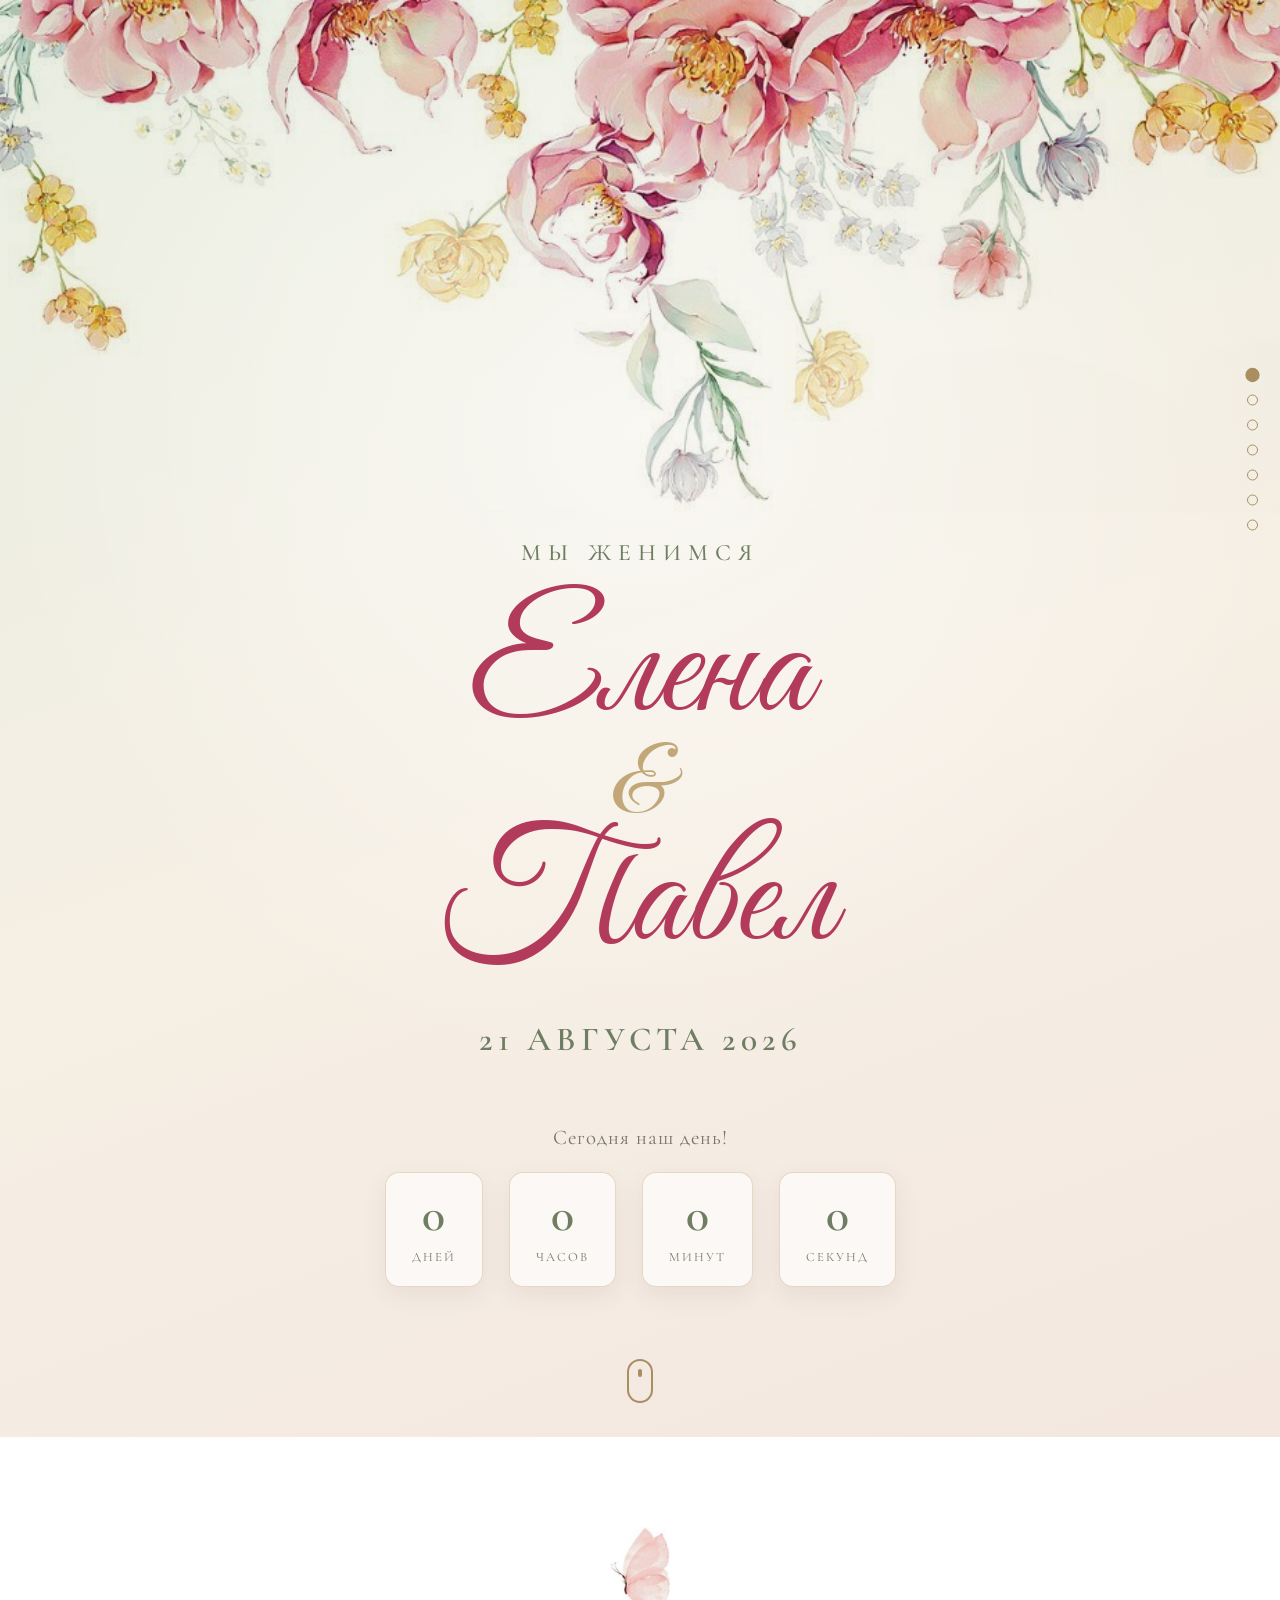
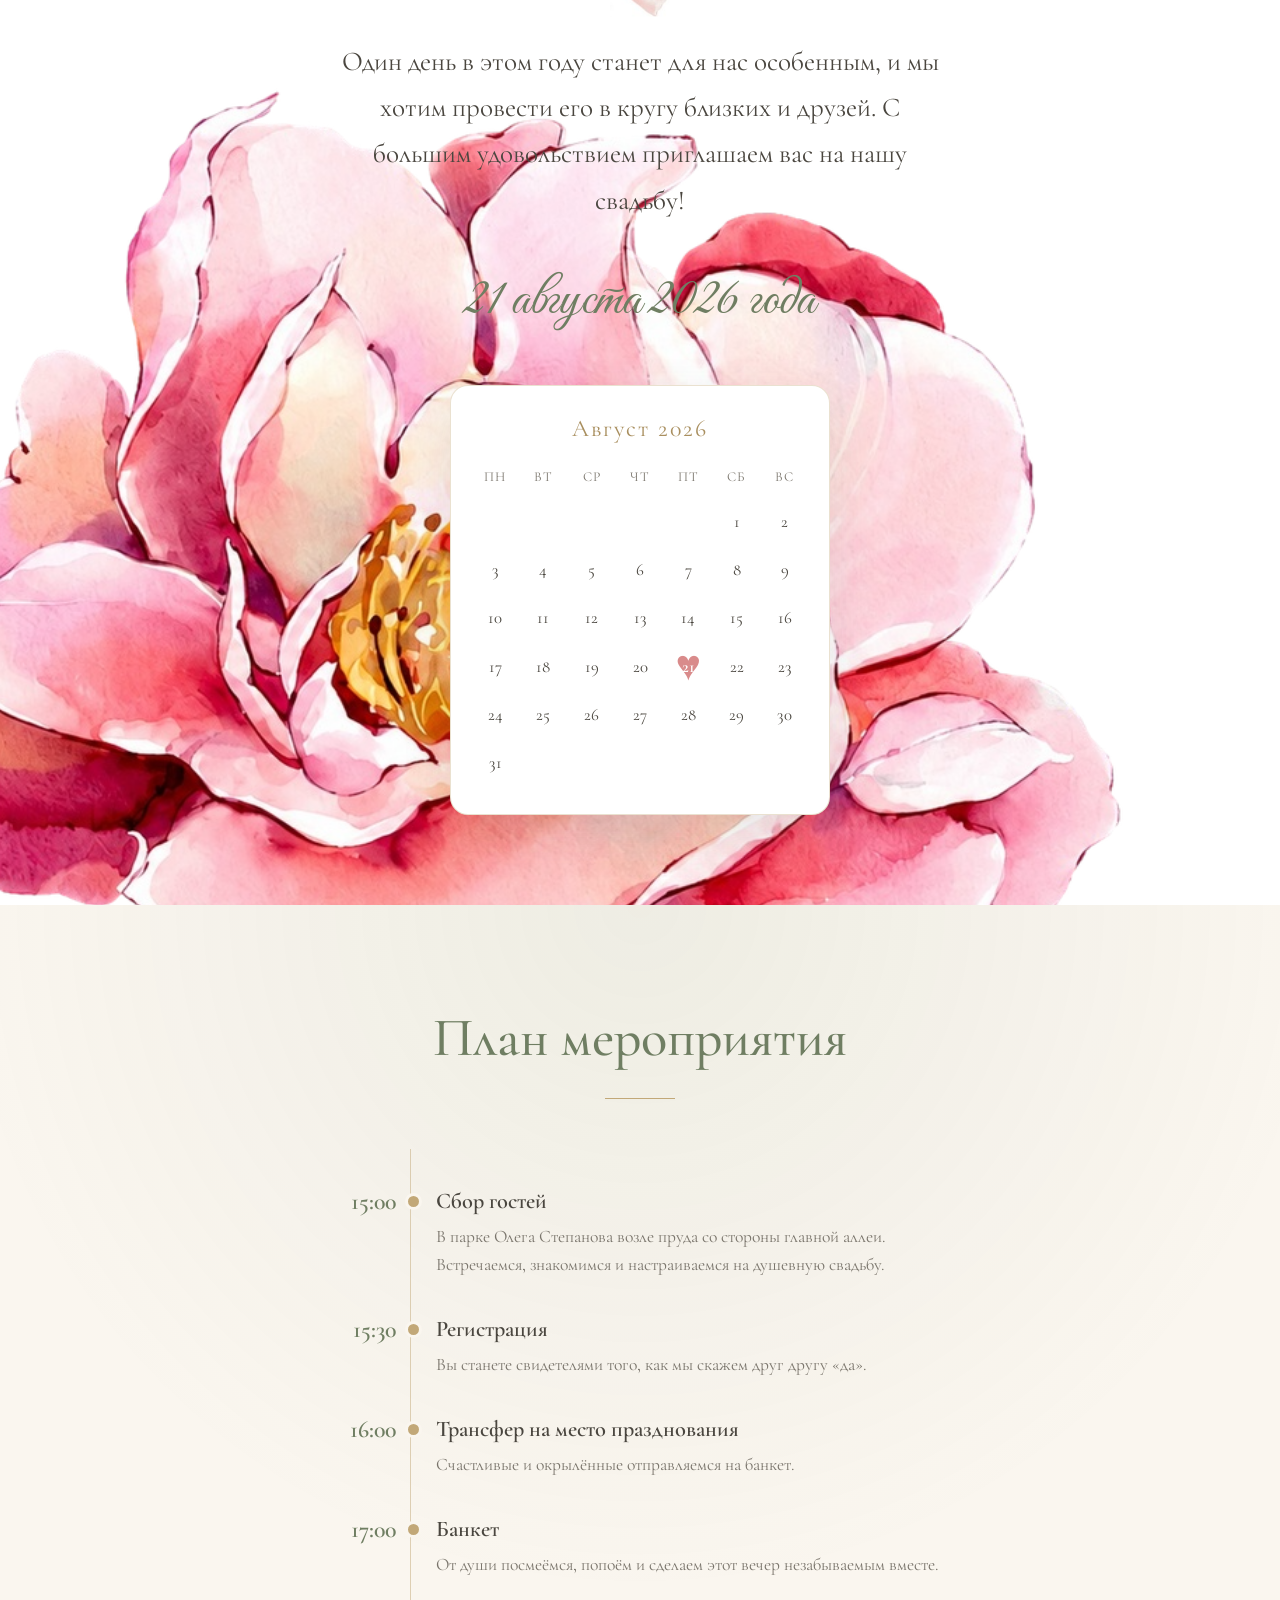
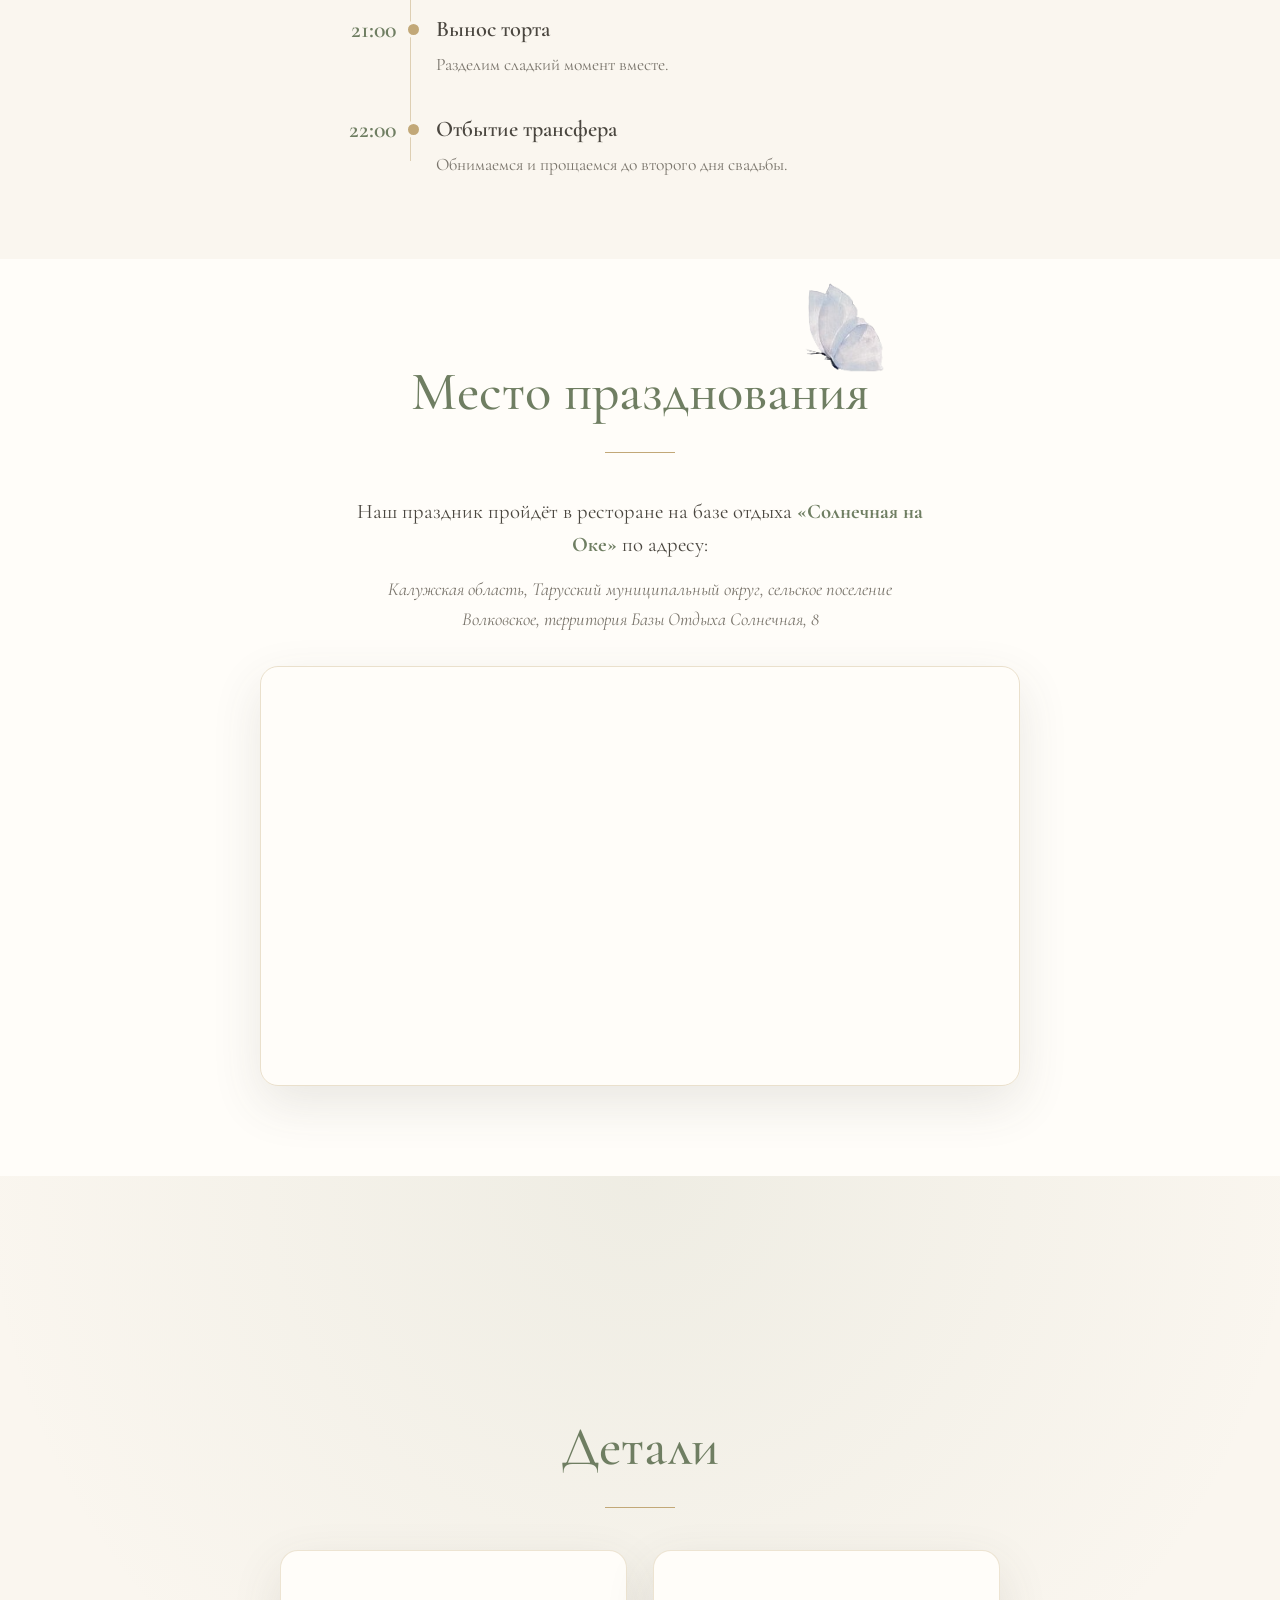
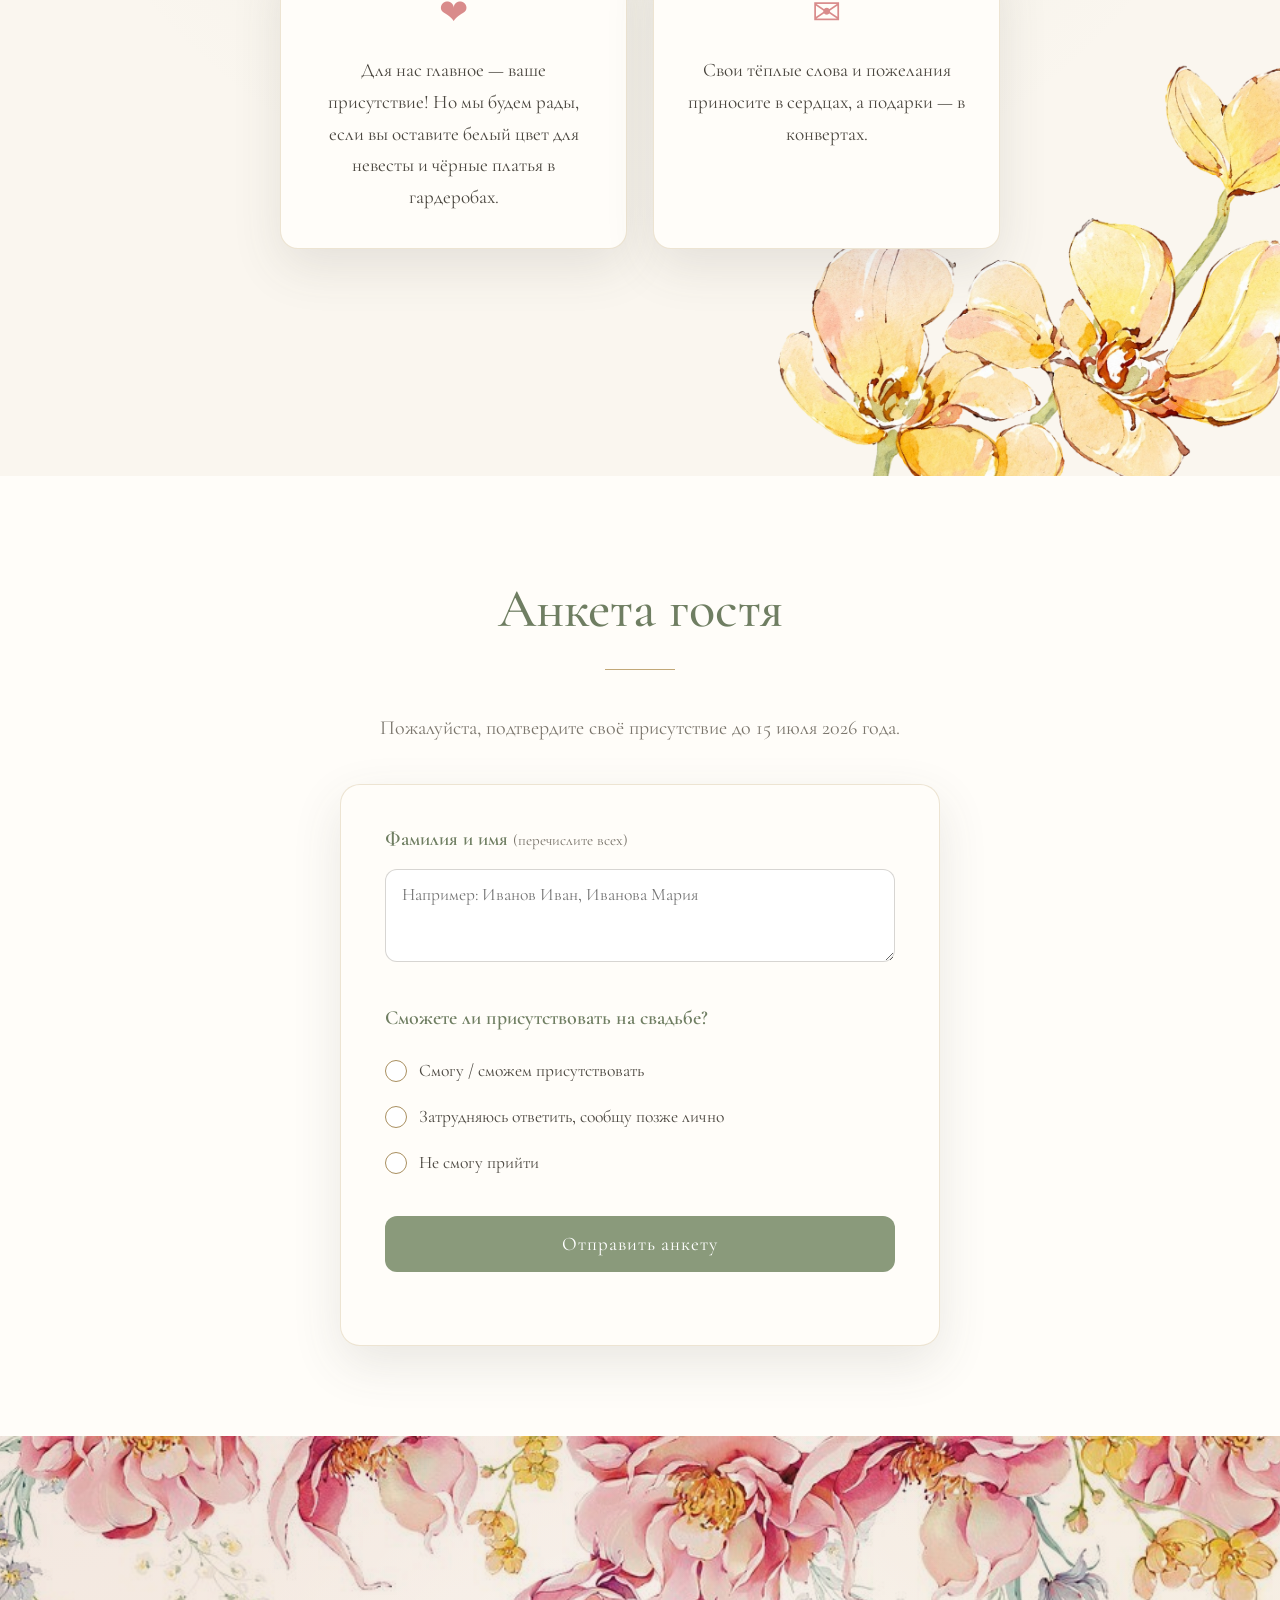
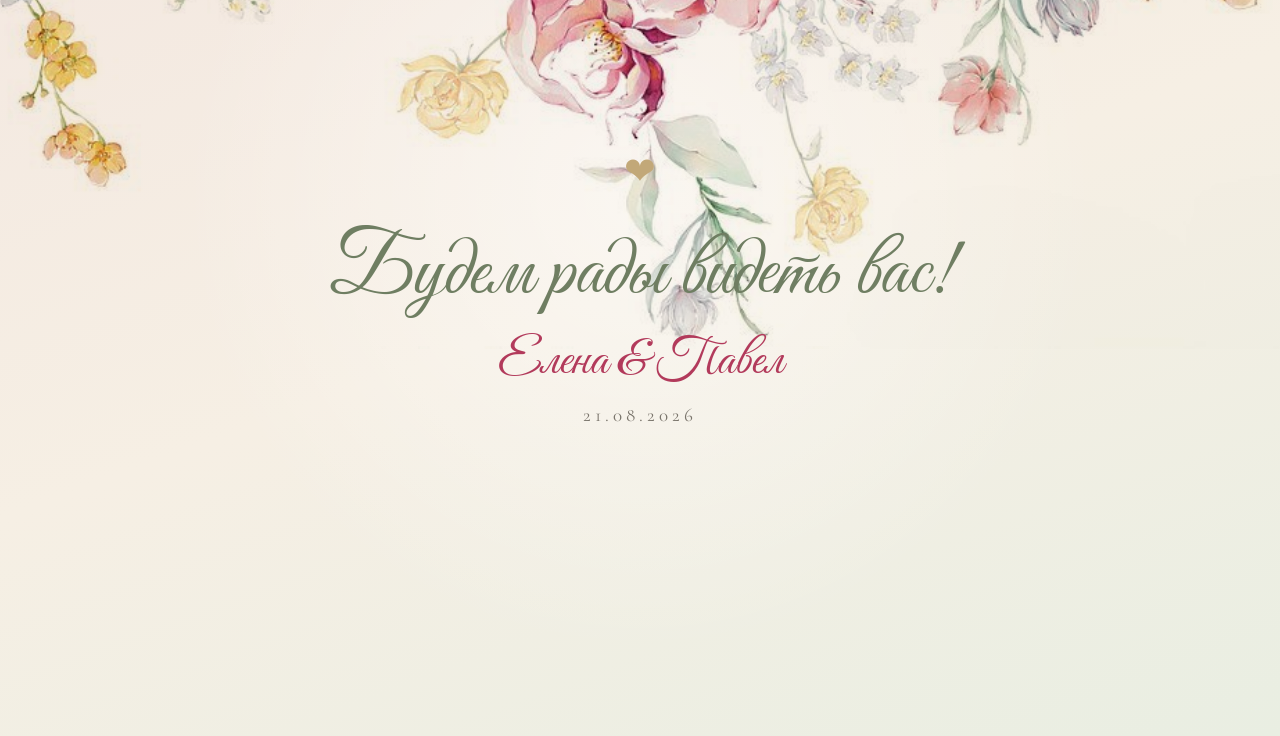
<file: index.html>
<!DOCTYPE html>
<html lang="ru">
<head>
  <meta charset="UTF-8" />
  <meta name="viewport" content="width=device-width, initial-scale=1.0" />
  <title>Елена &amp; Павел — Приглашение на свадьбу</title>
  <meta name="description" content="Приглашение на свадьбу Елены и Павла — 21 августа 2026 года" />
  <link rel="preconnect" href="https://fonts.googleapis.com" />
  <link rel="preconnect" href="https://fonts.gstatic.com" crossorigin />
  <link href="https://fonts.googleapis.com/css2?family=Cormorant+Garamond:ital,wght@0,400;0,500;0,600;1,400&family=Great+Vibes&display=swap" rel="stylesheet" />
  <link rel="stylesheet" href="styles.css?v=2" />
</head>
<body>

  <!-- Навигация-точки -->
  <nav class="dots" aria-label="Навигация по разделам">
    <a href="#hero" class="dot" data-label="Начало"></a>
    <a href="#invite" class="dot" data-label="Приглашение"></a>
    <a href="#plan" class="dot" data-label="План"></a>
    <a href="#place" class="dot" data-label="Место"></a>
    <a href="#details" class="dot" data-label="Детали"></a>
    <a href="#rsvp" class="dot" data-label="Анкета"></a>
    <a href="#final" class="dot" data-label="Финал"></a>
  </nav>

  <!-- 1. ГЛАВНЫЙ ЭКРАН -->
  <section id="hero" class="section section--hero">
    <!-- Гирлянда из пионов и цветов, свисающая сверху -->
    <img class="deco deco--garland deco--blend" src="images/top-flowers.jpg" alt="" aria-hidden="true" />
    <div class="hero__inner reveal">
      <p class="hero__eyebrow">Мы женимся</p>
      <h1 class="names">
        <span>Елена</span>
        <span class="amp">&amp;</span>
        <span>Павел</span>
      </h1>
      <p class="hero__date">21 августа 2026</p>

      <p class="countdown__title">До свадьбы осталось</p>
      <div class="countdown" id="countdown" aria-live="polite">
        <div class="countdown__cell"><span class="countdown__num" id="cd-days">0</span><span class="countdown__lbl" id="cd-days-lbl">дней</span></div>
        <div class="countdown__cell"><span class="countdown__num" id="cd-hours">0</span><span class="countdown__lbl" id="cd-hours-lbl">часов</span></div>
        <div class="countdown__cell"><span class="countdown__num" id="cd-mins">0</span><span class="countdown__lbl" id="cd-mins-lbl">минут</span></div>
        <div class="countdown__cell"><span class="countdown__num" id="cd-secs">0</span><span class="countdown__lbl" id="cd-secs-lbl">секунд</span></div>
      </div>
    </div>
    <a href="#invite" class="scroll-hint" aria-label="Листайте вниз">
      <span></span>
    </a>
  </section>

  <!-- 2. ПРИГЛАШЕНИЕ -->
  <section id="invite" class="section section--light">
    <img class="deco deco--peony-bl" src="images/peony-big.png" alt="" aria-hidden="true" />
    <div class="container reveal">
      <img class="invite__butterfly deco--blend" src="images/butterfly-pink.jpg" alt="" aria-hidden="true" />
      <p class="invite__text">
        Один день в этом году станет для нас особенным, и мы хотим провести его
        в кругу близких и друзей. С большим удовольствием приглашаем вас
        на нашу свадьбу!
      </p>
      <p class="invite__date">21 августа 2026 года</p>

      <!-- Календарь -->
      <div class="calendar" id="calendar" aria-label="Календарь августа 2026 года">
        <div class="calendar__month">Август 2026</div>
        <div class="calendar__weekdays">
          <span>Пн</span><span>Вт</span><span>Ср</span><span>Чт</span><span>Пт</span><span>Сб</span><span>Вс</span>
        </div>
        <div class="calendar__grid" id="calendar-grid"></div>
      </div>
    </div>
  </section>

  <!-- 3. ПЛАН МЕРОПРИЯТИЯ -->
  <section id="plan" class="section section--accent">
    <div class="container reveal">
      <h2 class="section__title">План мероприятия</h2>
      <div class="timeline">
        <div class="timeline__item reveal">
          <div class="timeline__time">15:00</div>
          <div class="timeline__body">
            <h3>Сбор гостей</h3>
            <p>В парке Олега Степанова возле пруда со стороны главной аллеи.
              Встречаемся, знакомимся и настраиваемся на душевную свадьбу.</p>
          </div>
        </div>
        <div class="timeline__item reveal">
          <div class="timeline__time">15:30</div>
          <div class="timeline__body">
            <h3>Регистрация</h3>
            <p>Вы станете свидетелями того, как мы скажем друг другу «да».</p>
          </div>
        </div>
        <div class="timeline__item reveal">
          <div class="timeline__time">16:00</div>
          <div class="timeline__body">
            <h3>Трансфер на место празднования</h3>
            <p>Счастливые и окрылённые отправляемся на банкет.</p>
          </div>
        </div>
        <div class="timeline__item reveal">
          <div class="timeline__time">17:00</div>
          <div class="timeline__body">
            <h3>Банкет</h3>
            <p>От души посмеёмся, попоём и сделаем этот вечер незабываемым вместе.</p>
          </div>
        </div>
        <div class="timeline__item reveal">
          <div class="timeline__time">21:00</div>
          <div class="timeline__body">
            <h3>Вынос торта</h3>
            <p>Разделим сладкий момент вместе.</p>
          </div>
        </div>
        <div class="timeline__item reveal">
          <div class="timeline__time">22:00</div>
          <div class="timeline__body">
            <h3>Отбытие трансфера</h3>
            <p>Обнимаемся и прощаемся до второго дня свадьбы.</p>
          </div>
        </div>
      </div>
    </div>
  </section>

  <!-- 4. МЕСТО ПРАЗДНОВАНИЯ -->
  <section id="place" class="section section--light">
    <div class="container reveal">
      <h2 class="section__title">Место праздновани<span class="title-perch">я<img class="butterfly-on-letter" src="images/butterfly-blue2.png" alt="" aria-hidden="true" /></span></h2>
      <p class="place__text">
        Наш праздник пройдёт в ресторане на базе отдыха
        <strong>«Солнечная на Оке»</strong> по адресу:
      </p>
      <p class="place__address">
        Калужская область, Тарусский муниципальный округ,
        сельское поселение Волковское, территория Базы Отдыха Солнечная, 8
      </p>
      <div class="map">
        <iframe
          src="https://yandex.ru/map-widget/v1/?text=%D0%9A%D0%B0%D0%BB%D1%83%D0%B6%D1%81%D0%BA%D0%B0%D1%8F%20%D0%BE%D0%B1%D0%BB%D0%B0%D1%81%D1%82%D1%8C%2C%20%D0%A2%D0%B0%D1%80%D1%83%D1%81%D1%81%D0%BA%D0%B8%D0%B9%20%D1%80%D0%B0%D0%B9%D0%BE%D0%BD%2C%20%D0%B1%D0%B0%D0%B7%D0%B0%20%D0%BE%D1%82%D0%B4%D1%8B%D1%85%D0%B0%20%D0%A1%D0%BE%D0%BB%D0%BD%D0%B5%D1%87%D0%BD%D0%B0%D1%8F%20%D0%BD%D0%B0%20%D0%9E%D0%BA%D0%B5&z=14"
          width="100%" height="100%" frameborder="0" allowfullscreen
          title="Карта проезда к базе отдыха Солнечная на Оке"
          loading="lazy"></iframe>
      </div>
    </div>
  </section>

  <!-- 5. ДЕТАЛИ -->
  <section id="details" class="section section--accent">
    <!-- жёлтые цветы в нижнем-правом углу -->
    <img class="deco deco--peony-br" src="images/yellow-flowers.png" alt="" aria-hidden="true" />
    <div class="container reveal">
      <h2 class="section__title">Детали</h2>
      <div class="details__cards">
        <div class="detail-card">
          <div class="detail-card__icon">&#10084;</div>
          <p>Для нас главное — ваше присутствие! Но мы будем рады, если вы
            оставите белый цвет для невесты и чёрные платья в гардеробах.</p>
        </div>
        <div class="detail-card">
          <div class="detail-card__icon">&#9993;</div>
          <p>Свои тёплые слова и пожелания приносите в сердцах, а подарки —
            в конвертах.</p>
        </div>
      </div>
    </div>
  </section>

  <!-- 6. АНКЕТА ГОСТЯ -->
  <section id="rsvp" class="section section--light">
    <div class="container reveal">
      <h2 class="section__title">Анкета гостя</h2>
      <p class="rsvp__lead">
        Пожалуйста, подтвердите своё присутствие до 15 июля 2026 года.
      </p>

      <form class="rsvp-form" id="rsvp-form"
            action="https://formsubmit.co/zeferina@mail.ru" method="POST">
        <!-- Настройки FormSubmit -->
        <input type="hidden" name="_subject" value="Новый ответ на анкету свадьбы Елены и Павла" />
        <input type="hidden" name="_template" value="table" />
        <input type="hidden" name="_captcha" value="false" />
        <input type="hidden" name="_next" value="https://svadba-elena-pavel.ru/thanks.html" />

        <!-- Вопрос 1 -->
        <div class="field">
          <label class="field__label" for="guests">Фамилия и имя <span class="muted">(перечислите всех)</span></label>
          <textarea id="guests" name="Гости (ФИО)" rows="3" required
            placeholder="Например: Иванов Иван, Иванова Мария"></textarea>
        </div>

        <!-- Вопрос 2 -->
        <fieldset class="field">
          <legend class="field__label">Сможете ли присутствовать на свадьбе?</legend>
          <label class="opt"><input type="radio" name="Присутствие" value="Смогу/сможем присутствовать" required /><span>Смогу / сможем присутствовать</span></label>
          <label class="opt"><input type="radio" name="Присутствие" value="Затрудняюсь ответить, сообщу позже лично" /><span>Затрудняюсь ответить, сообщу позже лично</span></label>
          <label class="opt"><input type="radio" name="Присутствие" value="Не смогу прийти" /><span>Не смогу прийти</span></label>
        </fieldset>

        <!-- Вопросы 3-4 показываются только тем, кто придёт -->
        <div id="attendee-only" hidden>
        <!-- Вопрос 3 -->
        <fieldset class="field">
          <legend class="field__label">Уточните ваши предпочтения в алкоголе <span class="muted">(выберите 1 или несколько вариантов)</span></legend>
          <div class="opts-grid">
            <label class="opt"><input type="checkbox" name="Напитки[]" value="Шампанское" /><span>Шампанское</span></label>
            <label class="opt"><input type="checkbox" name="Напитки[]" value="Белое вино сухое" /><span>Белое вино сухое</span></label>
            <label class="opt"><input type="checkbox" name="Напитки[]" value="Белое вино полусладкое" /><span>Белое вино полусладкое</span></label>
            <label class="opt"><input type="checkbox" name="Напитки[]" value="Белое вино сладкое" /><span>Белое вино сладкое</span></label>
            <label class="opt"><input type="checkbox" name="Напитки[]" value="Красное вино сухое" /><span>Красное вино сухое</span></label>
            <label class="opt"><input type="checkbox" name="Напитки[]" value="Красное вино полусладкое" /><span>Красное вино полусладкое</span></label>
            <label class="opt"><input type="checkbox" name="Напитки[]" value="Красное вино сладкое" /><span>Красное вино сладкое</span></label>
            <label class="opt"><input type="checkbox" name="Напитки[]" value="Коньяк" /><span>Коньяк</span></label>
            <label class="opt"><input type="checkbox" name="Напитки[]" value="Водка" /><span>Водка</span></label>
            <label class="opt"><input type="checkbox" name="Напитки[]" value="Безалкогольные напитки" /><span>Безалкогольные напитки</span></label>
          </div>
        </fieldset>

        <!-- Вопрос 4 -->
        <fieldset class="field">
          <legend class="field__label">Понадобится ли вам трансфер?</legend>
          <label class="opt"><input type="radio" name="Трансфер" value="Да, едем на трансфере" /><span>Да, едем на трансфере</span></label>
          <label class="opt"><input type="radio" name="Трансфер" value="Нет, планируем быть за рулём своего авто" /><span>Нет, планируем быть за рулём своего авто</span></label>
        </fieldset>
        </div>

        <button type="submit" class="btn">Отправить анкету</button>
        <p class="form-note" id="form-note"></p>
      </form>
    </div>
  </section>

  <!-- 7. ФИНАЛ -->
  <section id="final" class="section section--hero section--final">
    <img class="deco deco--garland deco--blend" src="images/top-flowers.jpg" alt="" aria-hidden="true" />
    <div class="hero__inner reveal">
      <div class="ornament ornament--light">&#10084;</div>
      <h2 class="final__title">Будем рады видеть вас!</h2>
      <p class="final__sign">Елена &amp; Павел</p>
      <p class="final__date">21.08.2026</p>
    </div>
  </section>

  <script src="script.js?v=5"></script>
</body>
</html>
</file>
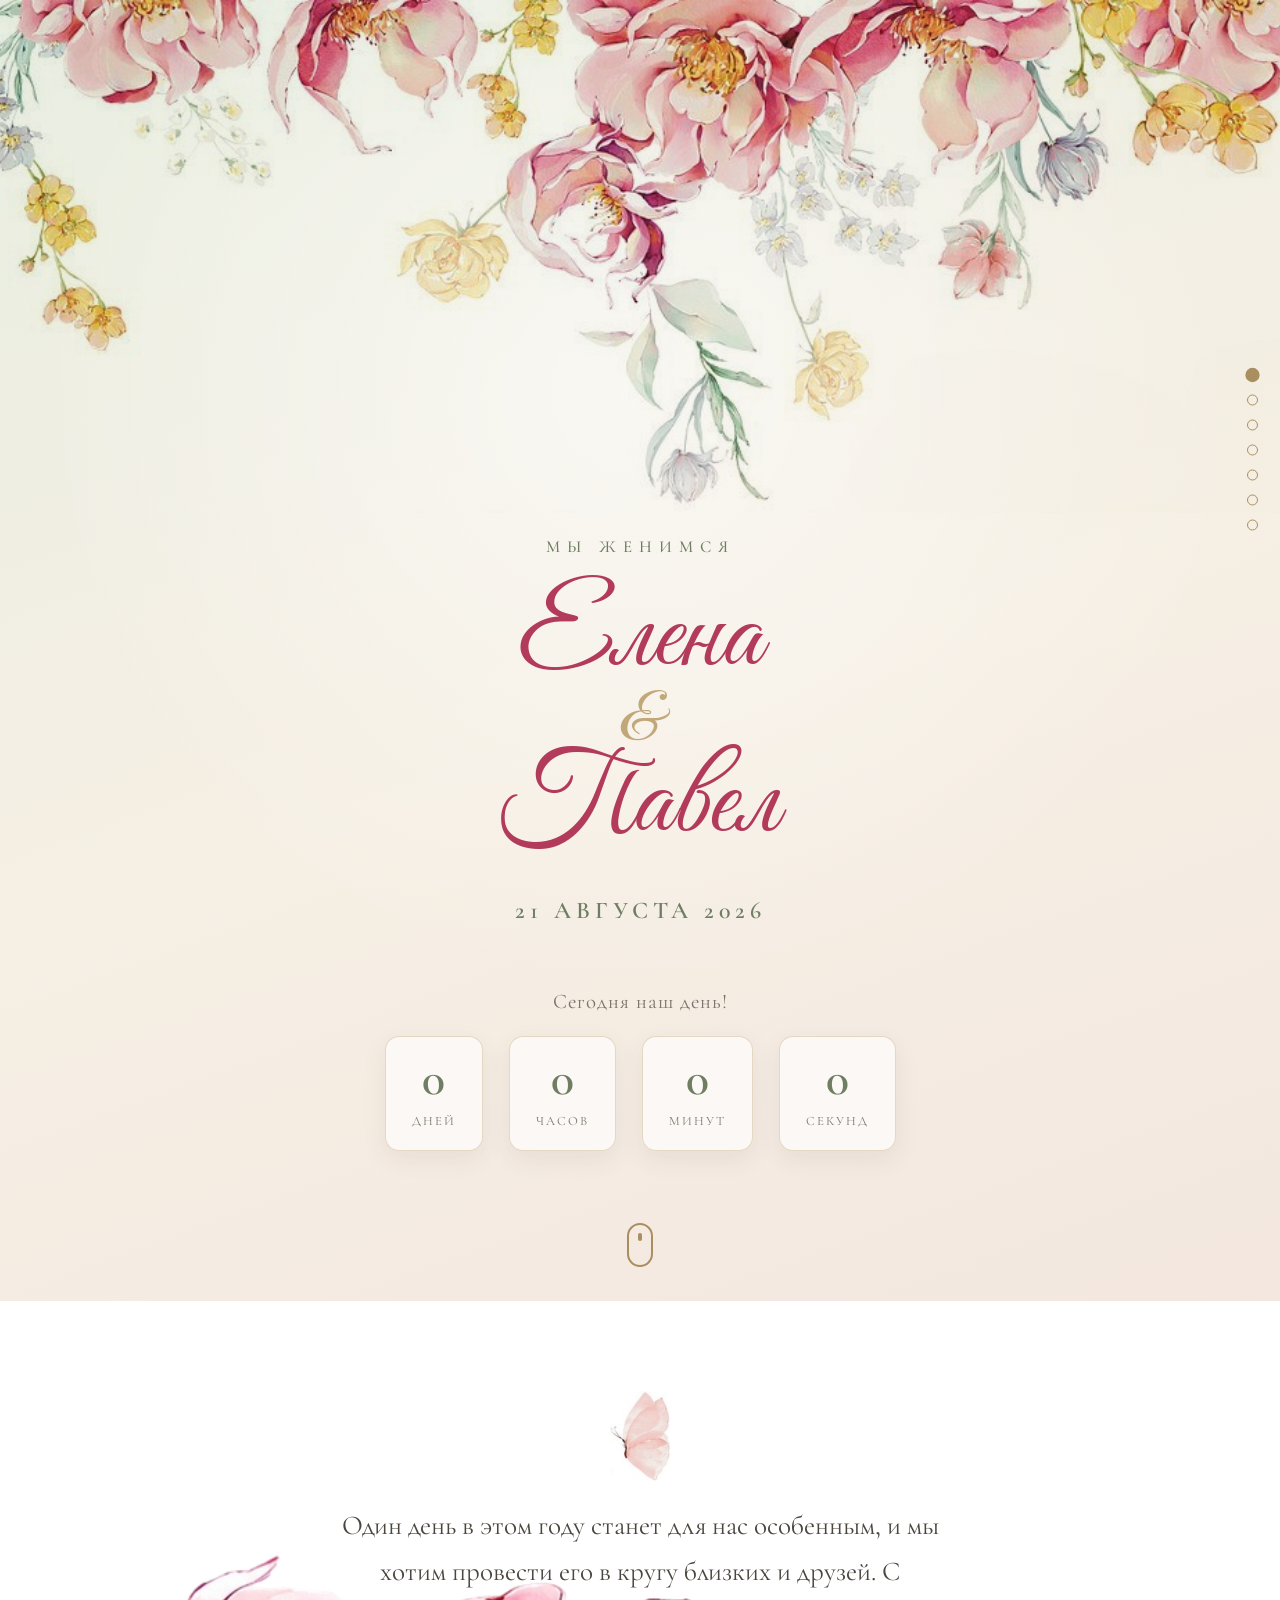
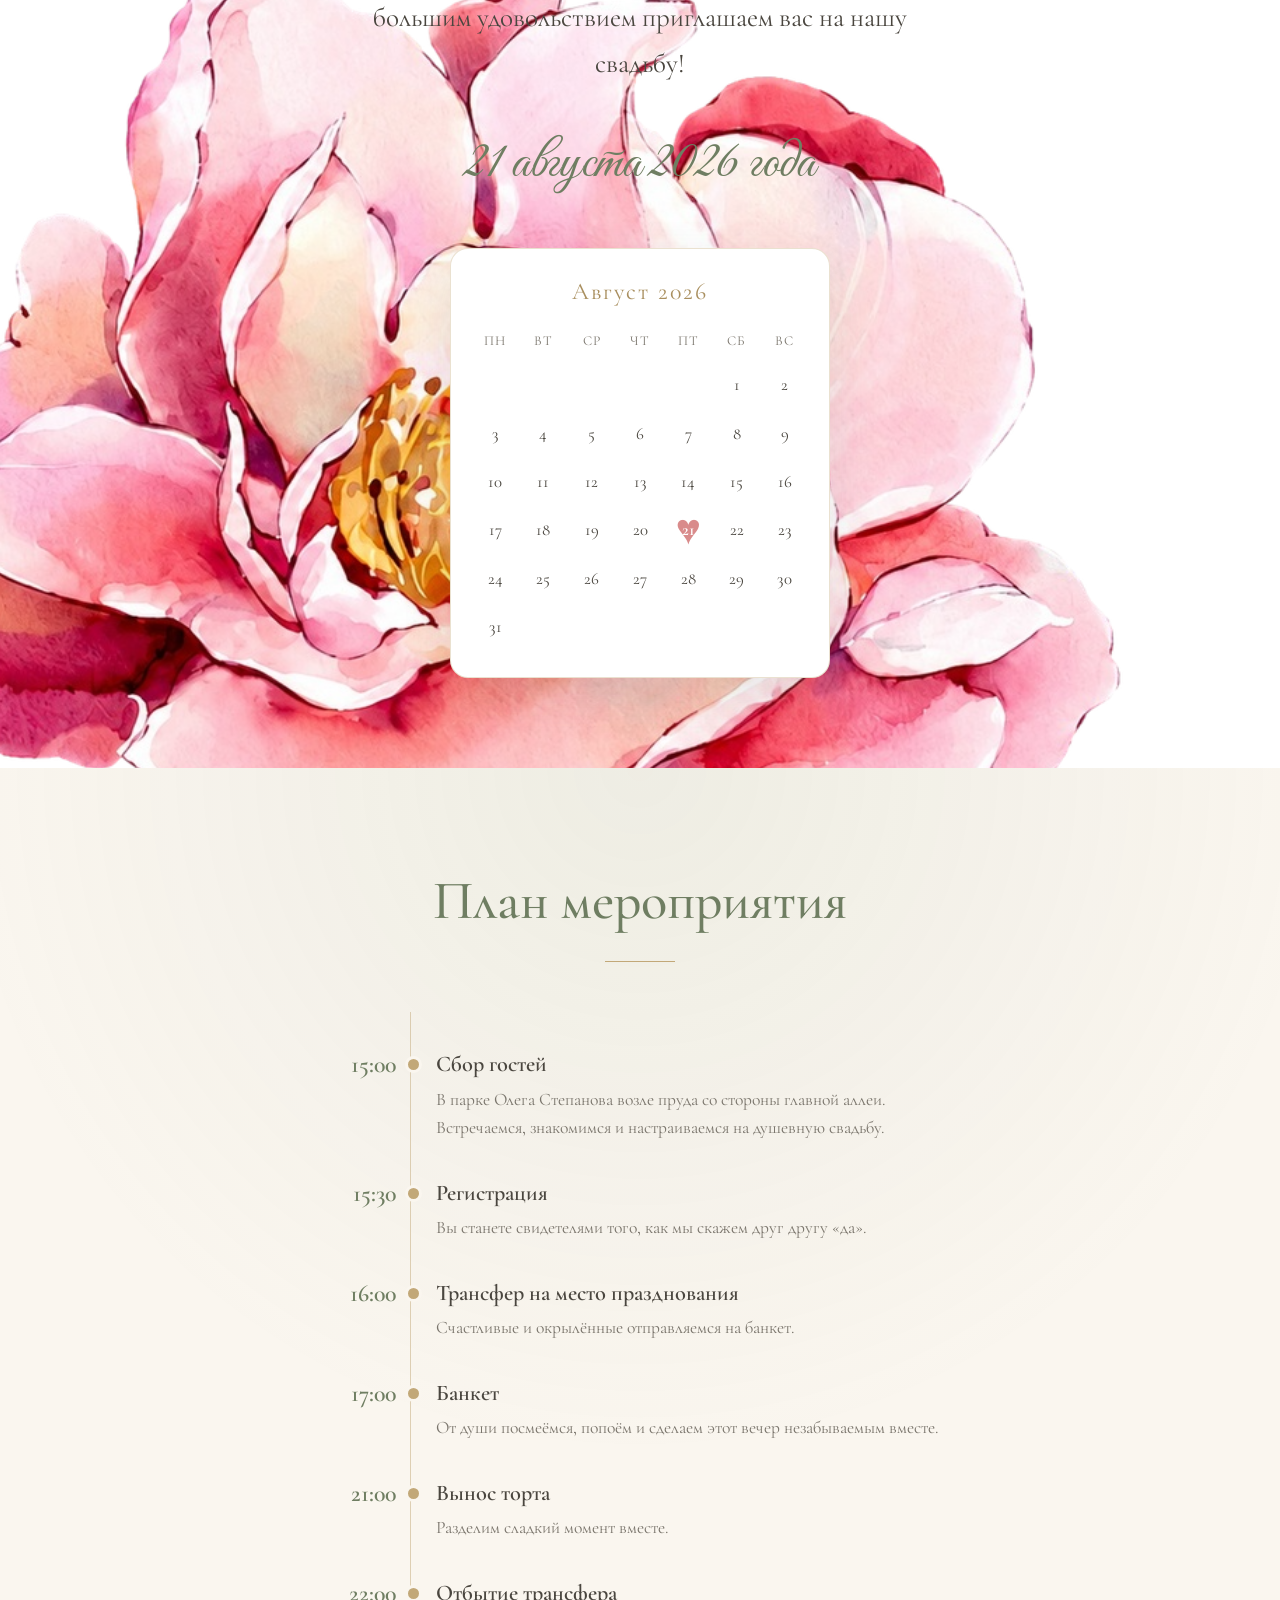
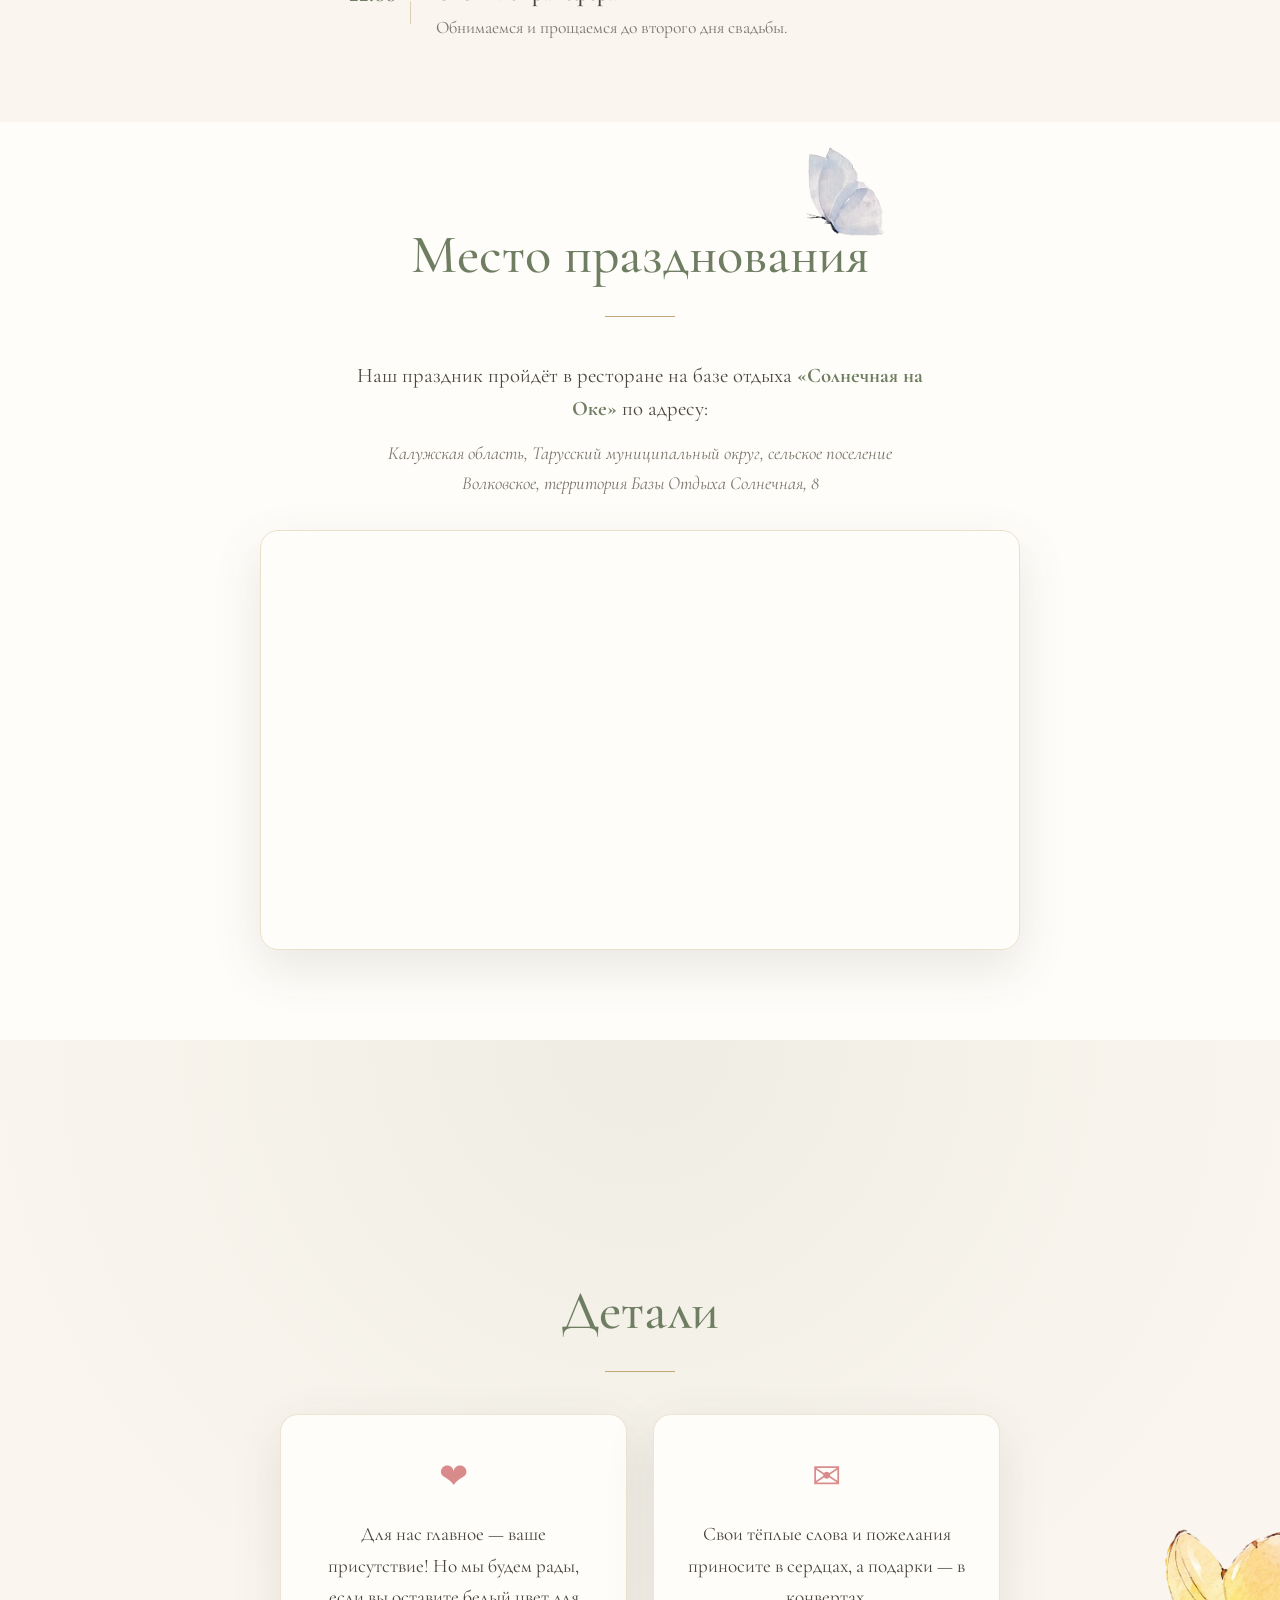
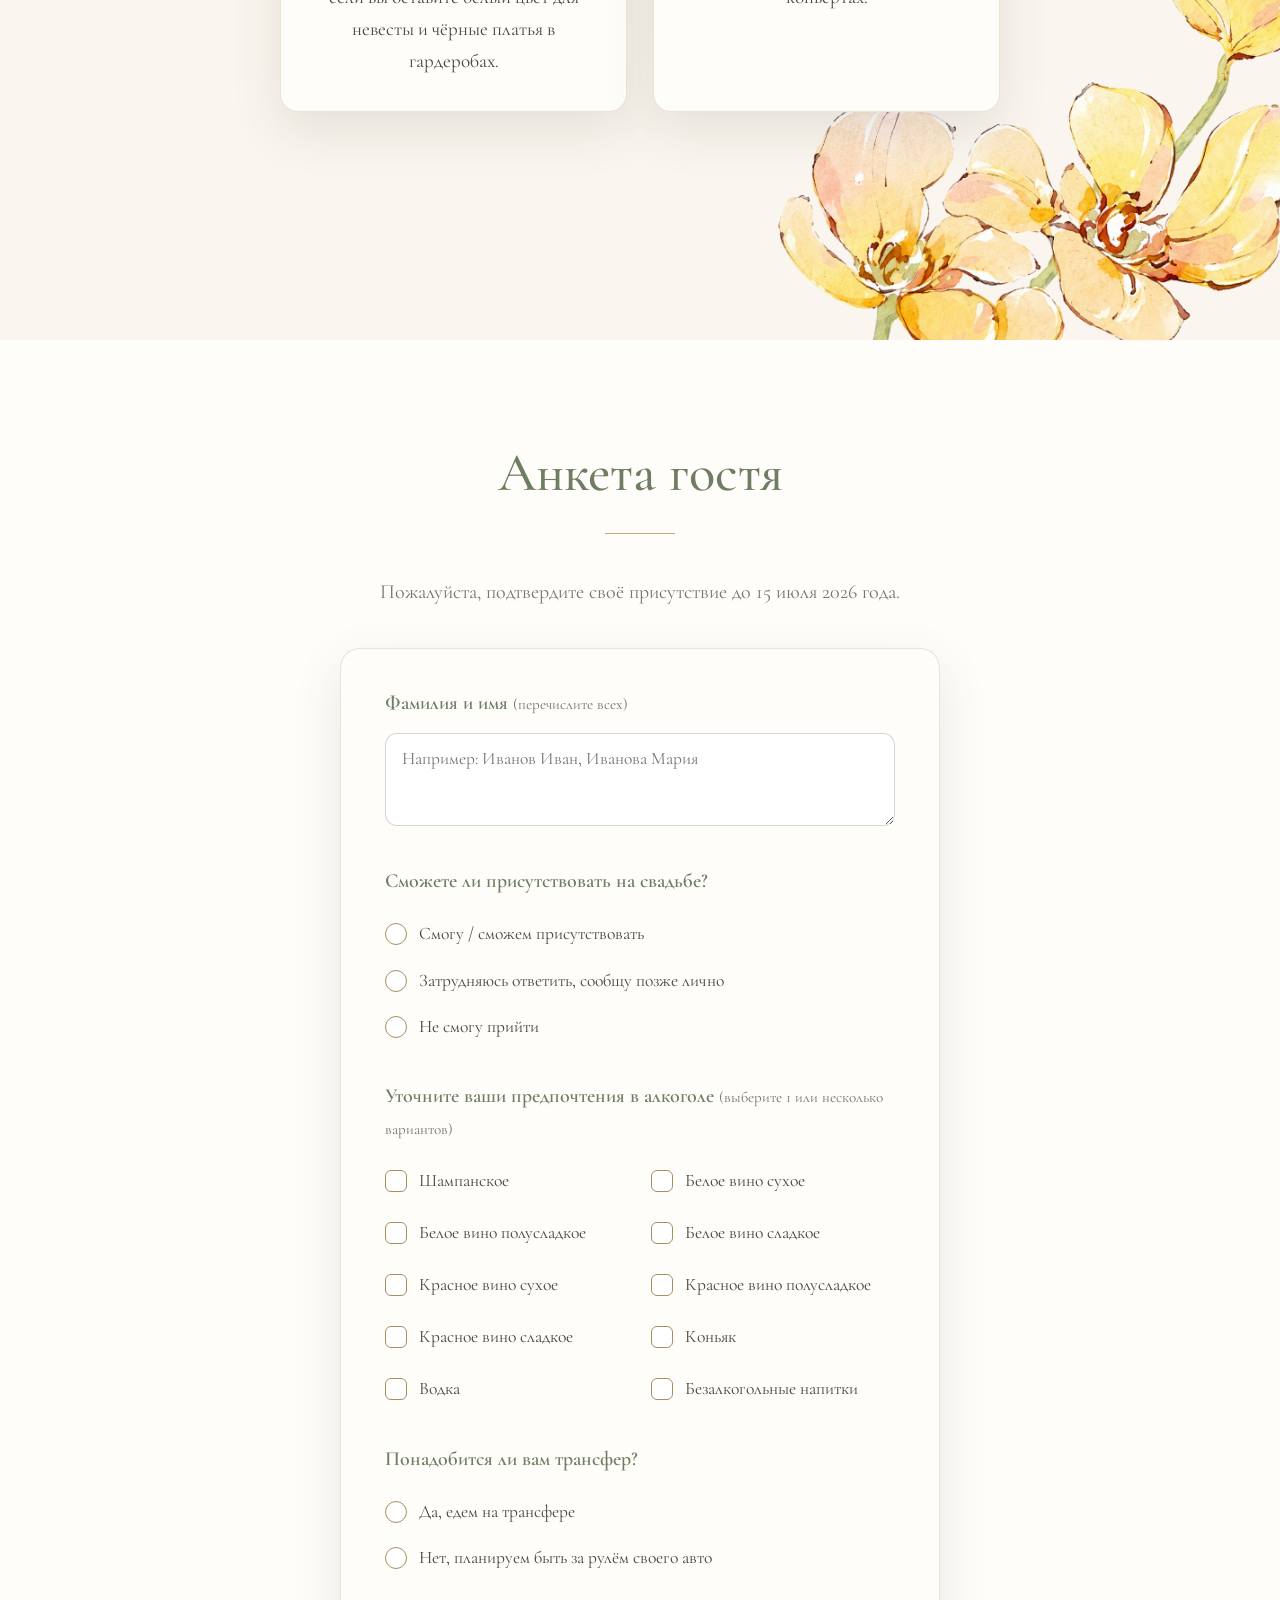
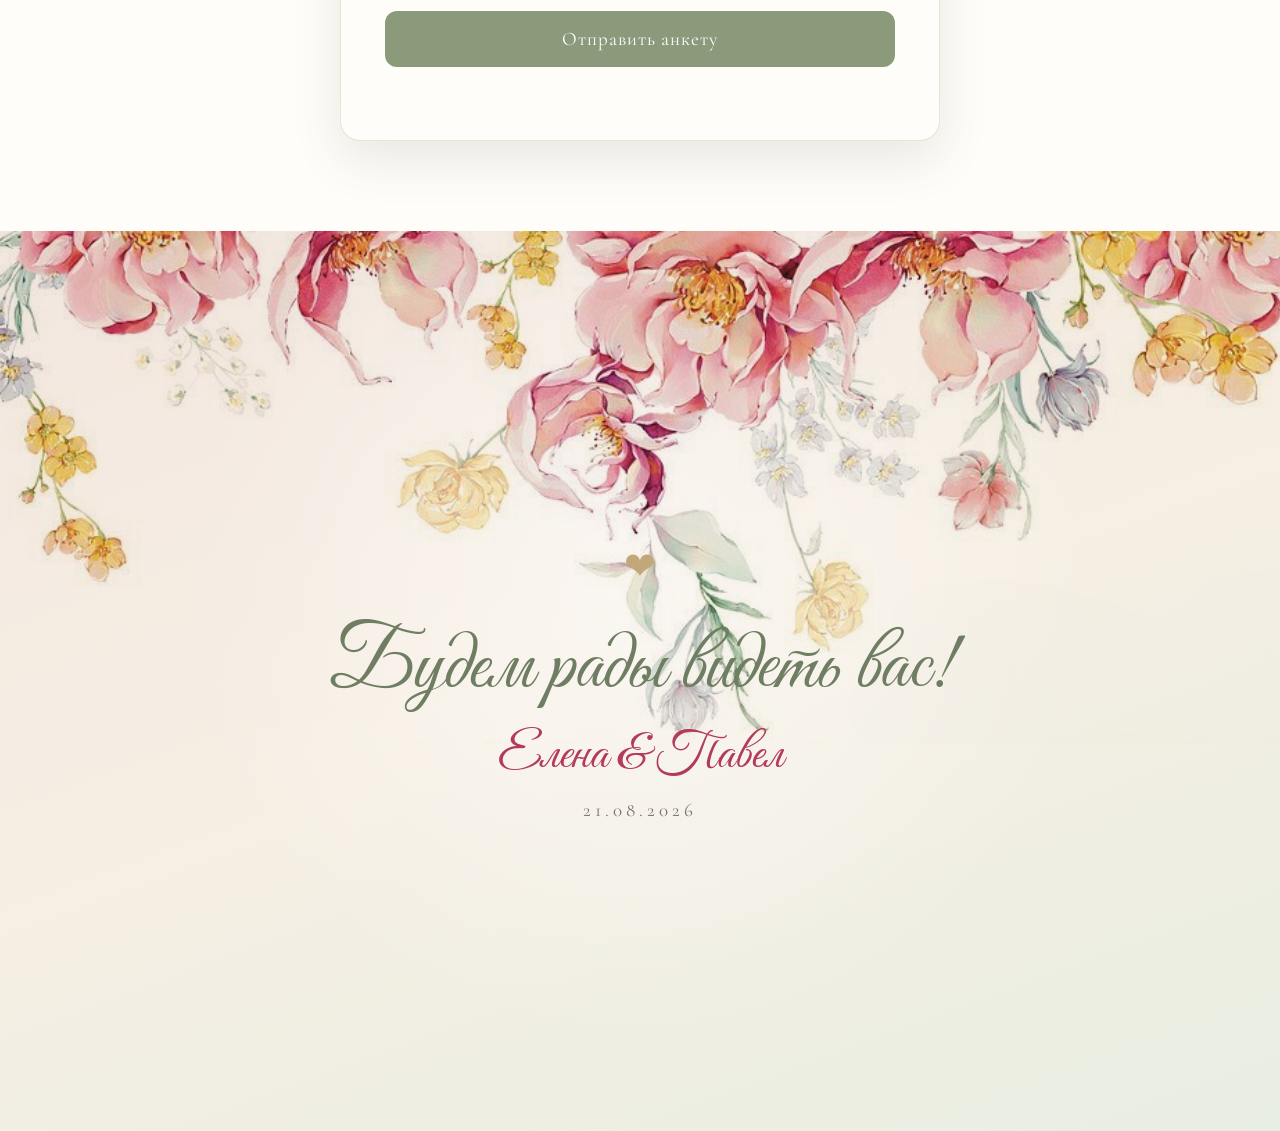
<file: wedding-invitation/index.html>
<!DOCTYPE html>
<html lang="ru">
<head>
  <meta charset="UTF-8" />
  <meta name="viewport" content="width=device-width, initial-scale=1.0" />
  <title>Елена &amp; Павел — Приглашение на свадьбу</title>
  <meta name="description" content="Приглашение на свадьбу Елены и Павла — 21 августа 2026 года" />
  <link rel="preconnect" href="https://fonts.googleapis.com" />
  <link rel="preconnect" href="https://fonts.gstatic.com" crossorigin />
  <link href="https://fonts.googleapis.com/css2?family=Cormorant+Garamond:ital,wght@0,400;0,500;0,600;1,400&family=Great+Vibes&display=swap" rel="stylesheet" />
  <link rel="stylesheet" href="styles.css" />
</head>
<body>

  <!-- Навигация-точки -->
  <nav class="dots" aria-label="Навигация по разделам">
    <a href="#hero" class="dot" data-label="Начало"></a>
    <a href="#invite" class="dot" data-label="Приглашение"></a>
    <a href="#plan" class="dot" data-label="План"></a>
    <a href="#place" class="dot" data-label="Место"></a>
    <a href="#details" class="dot" data-label="Детали"></a>
    <a href="#rsvp" class="dot" data-label="Анкета"></a>
    <a href="#final" class="dot" data-label="Финал"></a>
  </nav>

  <!-- 1. ГЛАВНЫЙ ЭКРАН -->
  <section id="hero" class="section section--hero">
    <!-- Гирлянда из пионов и цветов, свисающая сверху -->
    <img class="deco deco--garland deco--blend" src="images/top-flowers.jpg" alt="" aria-hidden="true" />
    <div class="hero__inner reveal">
      <p class="hero__eyebrow">Мы женимся</p>
      <h1 class="names">
        <span>Елена</span>
        <span class="amp">&amp;</span>
        <span>Павел</span>
      </h1>
      <p class="hero__date">21 августа 2026</p>

      <p class="countdown__title">До свадьбы осталось</p>
      <div class="countdown" id="countdown" aria-live="polite">
        <div class="countdown__cell"><span class="countdown__num" id="cd-days">0</span><span class="countdown__lbl" id="cd-days-lbl">дней</span></div>
        <div class="countdown__cell"><span class="countdown__num" id="cd-hours">0</span><span class="countdown__lbl" id="cd-hours-lbl">часов</span></div>
        <div class="countdown__cell"><span class="countdown__num" id="cd-mins">0</span><span class="countdown__lbl" id="cd-mins-lbl">минут</span></div>
        <div class="countdown__cell"><span class="countdown__num" id="cd-secs">0</span><span class="countdown__lbl" id="cd-secs-lbl">секунд</span></div>
      </div>
    </div>
    <a href="#invite" class="scroll-hint" aria-label="Листайте вниз">
      <span></span>
    </a>
  </section>

  <!-- 2. ПРИГЛАШЕНИЕ -->
  <section id="invite" class="section section--light">
    <img class="deco deco--peony-bl" src="images/peony-big.png" alt="" aria-hidden="true" />
    <div class="container reveal">
      <img class="invite__butterfly deco--blend" src="images/butterfly-pink.jpg" alt="" aria-hidden="true" />
      <p class="invite__text">
        Один день в этом году станет для нас особенным, и мы хотим провести его
        в кругу близких и друзей. С большим удовольствием приглашаем вас
        на нашу свадьбу!
      </p>
      <p class="invite__date">21 августа 2026 года</p>

      <!-- Календарь -->
      <div class="calendar" id="calendar" aria-label="Календарь августа 2026 года">
        <div class="calendar__month">Август 2026</div>
        <div class="calendar__weekdays">
          <span>Пн</span><span>Вт</span><span>Ср</span><span>Чт</span><span>Пт</span><span>Сб</span><span>Вс</span>
        </div>
        <div class="calendar__grid" id="calendar-grid"></div>
      </div>
    </div>
  </section>

  <!-- 3. ПЛАН МЕРОПРИЯТИЯ -->
  <section id="plan" class="section section--accent">
    <div class="container reveal">
      <h2 class="section__title">План мероприятия</h2>
      <div class="timeline">
        <div class="timeline__item reveal">
          <div class="timeline__time">15:00</div>
          <div class="timeline__body">
            <h3>Сбор гостей</h3>
            <p>В парке Олега Степанова возле пруда со стороны главной аллеи.
              Встречаемся, знакомимся и настраиваемся на душевную свадьбу.</p>
          </div>
        </div>
        <div class="timeline__item reveal">
          <div class="timeline__time">15:30</div>
          <div class="timeline__body">
            <h3>Регистрация</h3>
            <p>Вы станете свидетелями того, как мы скажем друг другу «да».</p>
          </div>
        </div>
        <div class="timeline__item reveal">
          <div class="timeline__time">16:00</div>
          <div class="timeline__body">
            <h3>Трансфер на место празднования</h3>
            <p>Счастливые и окрылённые отправляемся на банкет.</p>
          </div>
        </div>
        <div class="timeline__item reveal">
          <div class="timeline__time">17:00</div>
          <div class="timeline__body">
            <h3>Банкет</h3>
            <p>От души посмеёмся, попоём и сделаем этот вечер незабываемым вместе.</p>
          </div>
        </div>
        <div class="timeline__item reveal">
          <div class="timeline__time">21:00</div>
          <div class="timeline__body">
            <h3>Вынос торта</h3>
            <p>Разделим сладкий момент вместе.</p>
          </div>
        </div>
        <div class="timeline__item reveal">
          <div class="timeline__time">22:00</div>
          <div class="timeline__body">
            <h3>Отбытие трансфера</h3>
            <p>Обнимаемся и прощаемся до второго дня свадьбы.</p>
          </div>
        </div>
      </div>
    </div>
  </section>

  <!-- 4. МЕСТО ПРАЗДНОВАНИЯ -->
  <section id="place" class="section section--light">
    <div class="container reveal">
      <h2 class="section__title">Место праздновани<span class="title-perch">я<img class="butterfly-on-letter" src="images/butterfly-blue2.png" alt="" aria-hidden="true" /></span></h2>
      <p class="place__text">
        Наш праздник пройдёт в ресторане на базе отдыха
        <strong>«Солнечная на Оке»</strong> по адресу:
      </p>
      <p class="place__address">
        Калужская область, Тарусский муниципальный округ,
        сельское поселение Волковское, территория Базы Отдыха Солнечная, 8
      </p>
      <div class="map">
        <iframe
          src="https://yandex.ru/map-widget/v1/?text=%D0%9A%D0%B0%D0%BB%D1%83%D0%B6%D1%81%D0%BA%D0%B0%D1%8F%20%D0%BE%D0%B1%D0%BB%D0%B0%D1%81%D1%82%D1%8C%2C%20%D0%A2%D0%B0%D1%80%D1%83%D1%81%D1%81%D0%BA%D0%B8%D0%B9%20%D1%80%D0%B0%D0%B9%D0%BE%D0%BD%2C%20%D0%B1%D0%B0%D0%B7%D0%B0%20%D0%BE%D1%82%D0%B4%D1%8B%D1%85%D0%B0%20%D0%A1%D0%BE%D0%BB%D0%BD%D0%B5%D1%87%D0%BD%D0%B0%D1%8F%20%D0%BD%D0%B0%20%D0%9E%D0%BA%D0%B5&z=14"
          width="100%" height="100%" frameborder="0" allowfullscreen
          title="Карта проезда к базе отдыха Солнечная на Оке"
          loading="lazy"></iframe>
      </div>
    </div>
  </section>

  <!-- 5. ДЕТАЛИ -->
  <section id="details" class="section section--accent">
    <!-- жёлтые цветы в нижнем-правом углу -->
    <img class="deco deco--peony-br" src="images/yellow-flowers.png" alt="" aria-hidden="true" />
    <div class="container reveal">
      <h2 class="section__title">Детали</h2>
      <div class="details__cards">
        <div class="detail-card">
          <div class="detail-card__icon">&#10084;</div>
          <p>Для нас главное — ваше присутствие! Но мы будем рады, если вы
            оставите белый цвет для невесты и чёрные платья в гардеробах.</p>
        </div>
        <div class="detail-card">
          <div class="detail-card__icon">&#9993;</div>
          <p>Свои тёплые слова и пожелания приносите в сердцах, а подарки —
            в конвертах.</p>
        </div>
      </div>
    </div>
  </section>

  <!-- 6. АНКЕТА ГОСТЯ -->
  <section id="rsvp" class="section section--light">
    <div class="container reveal">
      <h2 class="section__title">Анкета гостя</h2>
      <p class="rsvp__lead">
        Пожалуйста, подтвердите своё присутствие до 15 июля 2026 года.
      </p>

      <form class="rsvp-form" id="rsvp-form"
            action="https://formsubmit.co/zeferina@mail.ru" method="POST">
        <!-- Настройки FormSubmit -->
        <input type="hidden" name="_subject" value="Новый ответ на анкету свадьбы Елены и Павла" />
        <input type="hidden" name="_template" value="table" />
        <input type="hidden" name="_captcha" value="false" />
        <input type="hidden" name="_next" value="https://formsubmit.co/" />
        <input type="text" name="_honey" style="display:none" />

        <!-- Вопрос 1 -->
        <div class="field">
          <label class="field__label" for="guests">Фамилия и имя <span class="muted">(перечислите всех)</span></label>
          <textarea id="guests" name="Гости (ФИО)" rows="3" required
            placeholder="Например: Иванов Иван, Иванова Мария"></textarea>
        </div>

        <!-- Вопрос 2 -->
        <fieldset class="field">
          <legend class="field__label">Сможете ли присутствовать на свадьбе?</legend>
          <label class="opt"><input type="radio" name="Присутствие" value="Смогу/сможем присутствовать" required /><span>Смогу / сможем присутствовать</span></label>
          <label class="opt"><input type="radio" name="Присутствие" value="Затрудняюсь ответить, сообщу позже лично" /><span>Затрудняюсь ответить, сообщу позже лично</span></label>
          <label class="opt"><input type="radio" name="Присутствие" value="Не смогу прийти" /><span>Не смогу прийти</span></label>
        </fieldset>

        <!-- Вопрос 3 -->
        <fieldset class="field">
          <legend class="field__label">Уточните ваши предпочтения в алкоголе <span class="muted">(выберите 1 или несколько вариантов)</span></legend>
          <div class="opts-grid">
            <label class="opt"><input type="checkbox" name="Напитки" value="Шампанское" /><span>Шампанское</span></label>
            <label class="opt"><input type="checkbox" name="Напитки" value="Белое вино сухое" /><span>Белое вино сухое</span></label>
            <label class="opt"><input type="checkbox" name="Напитки" value="Белое вино полусладкое" /><span>Белое вино полусладкое</span></label>
            <label class="opt"><input type="checkbox" name="Напитки" value="Белое вино сладкое" /><span>Белое вино сладкое</span></label>
            <label class="opt"><input type="checkbox" name="Напитки" value="Красное вино сухое" /><span>Красное вино сухое</span></label>
            <label class="opt"><input type="checkbox" name="Напитки" value="Красное вино полусладкое" /><span>Красное вино полусладкое</span></label>
            <label class="opt"><input type="checkbox" name="Напитки" value="Красное вино сладкое" /><span>Красное вино сладкое</span></label>
            <label class="opt"><input type="checkbox" name="Напитки" value="Коньяк" /><span>Коньяк</span></label>
            <label class="opt"><input type="checkbox" name="Напитки" value="Водка" /><span>Водка</span></label>
            <label class="opt"><input type="checkbox" name="Напитки" value="Безалкогольные напитки" /><span>Безалкогольные напитки</span></label>
          </div>
        </fieldset>

        <!-- Вопрос 4 -->
        <fieldset class="field">
          <legend class="field__label">Понадобится ли вам трансфер?</legend>
          <label class="opt"><input type="radio" name="Трансфер" value="Да, едем на трансфере" required /><span>Да, едем на трансфере</span></label>
          <label class="opt"><input type="radio" name="Трансфер" value="Нет, планируем быть за рулём своего авто" /><span>Нет, планируем быть за рулём своего авто</span></label>
        </fieldset>

        <button type="submit" class="btn">Отправить анкету</button>
        <p class="form-note" id="form-note"></p>
      </form>
    </div>
  </section>

  <!-- 7. ФИНАЛ -->
  <section id="final" class="section section--hero section--final">
    <img class="deco deco--garland deco--blend" src="images/top-flowers.jpg" alt="" aria-hidden="true" />
    <div class="hero__inner reveal">
      <div class="ornament ornament--light">&#10084;</div>
      <h2 class="final__title">Будем рады видеть вас!</h2>
      <p class="final__sign">Елена &amp; Павел</p>
      <p class="final__date">21.08.2026</p>
    </div>
  </section>

  <script src="script.js"></script>
</body>
</html>
</file>
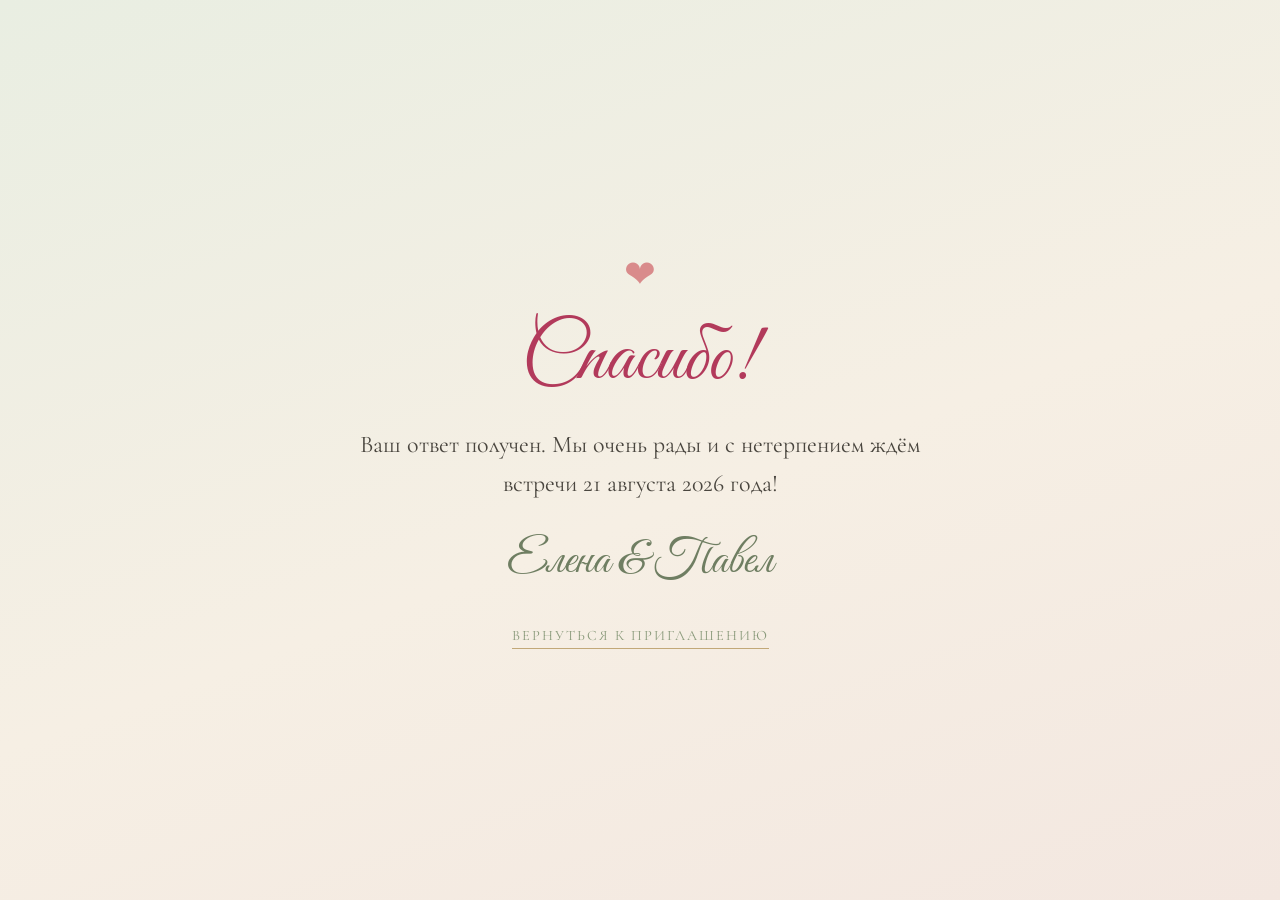
<file: thanks.html>
<!DOCTYPE html>
<html lang="ru">
<head>
  <meta charset="UTF-8" />
  <meta name="viewport" content="width=device-width, initial-scale=1.0" />
  <title>Спасибо! — Елена &amp; Павел</title>
  <link rel="preconnect" href="https://fonts.googleapis.com" />
  <link rel="preconnect" href="https://fonts.gstatic.com" crossorigin />
  <link href="https://fonts.googleapis.com/css2?family=Cormorant+Garamond:wght@400;500&family=Great+Vibes&display=swap" rel="stylesheet" />
  <style>
    * { margin: 0; padding: 0; box-sizing: border-box; }
    body {
      font-family: 'Cormorant Garamond', Georgia, serif;
      background: linear-gradient(160deg, #e9eee2 0%, #f6efe4 55%, #f3e7e0 100%);
      color: #4a463f;
      min-height: 100vh;
      display: flex;
      align-items: center;
      justify-content: center;
      text-align: center;
      padding: 40px 24px;
    }
    .card { max-width: 580px; }
    .heart { font-size: 2.4rem; color: #d98b8b; margin-bottom: 18px; }
    h1 {
      font-family: 'Great Vibes', cursive;
      font-weight: 400;
      font-size: clamp(3rem, 13vw, 5rem);
      color: #b23a5b;
      line-height: 1.1;
    }
    p {
      font-size: clamp(1.2rem, 4vw, 1.5rem);
      line-height: 1.6;
      margin-top: 22px;
    }
    .names {
      font-family: 'Great Vibes', cursive;
      font-size: clamp(2rem, 9vw, 3rem);
      color: #6f7e62;
      margin-top: 28px;
    }
    a {
      display: inline-block;
      margin-top: 36px;
      font-size: 0.9rem;
      letter-spacing: 2px;
      text-transform: uppercase;
      color: #8a9a7b;
      text-decoration: none;
      border-bottom: 1px solid #c2a878;
      padding-bottom: 4px;
    }
  </style>
</head>
<body>
  <div class="card">
    <div class="heart">&#10084;</div>
    <h1>Спасибо!</h1>
    <p>Ваш ответ получен. Мы очень рады и с нетерпением ждём встречи 21 августа 2026 года!</p>
    <div class="names">Елена &amp; Павел</div>
    <a href="/">Вернуться к приглашению</a>
  </div>
</body>
</html>
</file>
<file: styles.css>
/* ===== Переменные и базовые стили ===== */
:root {
  --cream: #faf6ef;
  --ivory: #fffdf9;
  --sage: #8a9a7b;
  --sage-dark: #6f7e62;
  --gold: #c2a878;
  --gold-dark: #a98f5f;
  --text: #4a463f;
  --text-soft: #7a756c;
  --rose: #d98b8b;
  --names-rose: #b23a5b; /* тёмно-розовый из лепестков пионов — для имён */
  --shadow: 0 18px 50px rgba(74, 70, 63, 0.12);
}

* { box-sizing: border-box; margin: 0; padding: 0; }

html { scroll-behavior: smooth; }

body {
  font-family: 'Cormorant Garamond', Georgia, serif;
  color: var(--text);
  background: var(--cream);
  font-size: 19px;
  line-height: 1.6;
  scroll-snap-type: y proximity;
  overflow-x: hidden;
}

/* ===== Секции ===== */
.section {
  min-height: 100vh;
  display: flex;
  align-items: center;
  justify-content: center;
  padding: 90px 24px;
  position: relative;
  scroll-snap-align: start;
  overflow: hidden;
}
.section--light { background: var(--ivory); }
.section--accent {
  background:
    radial-gradient(circle at 50% 0%, rgba(138,154,123,0.10), transparent 60%),
    var(--cream);
}

.container {
  width: 100%;
  max-width: 760px;
  text-align: center;
}

.section__title {
  font-size: clamp(2.2rem, 6vw, 3.4rem);
  font-weight: 500;
  color: var(--sage-dark);
  margin-bottom: 42px;
  position: relative;
  display: inline-block;
}
.section__title::after {
  content: '';
  display: block;
  width: 70px; height: 1px;
  background: var(--gold);
  margin: 16px auto 0;
}

/* ===== 1. Главный экран ===== */
.section--hero {
  background:
    radial-gradient(circle at 50% 30%, rgba(255,255,255,0.55), transparent 55%),
    linear-gradient(160deg, #e9eee2 0%, #f6efe4 55%, #f3e7e0 100%);
  text-align: center;
  flex-direction: column;
}
/* Главный экран: контент опускаем ниже гирлянды (отступ = высота гирлянды + запас) */
#hero { justify-content: flex-start; padding-top: 0; }
#hero .hero__inner { padding-top: min(calc(40vw + 22px), 543px); padding-bottom: 60px; }
.hero__inner { max-width: 760px; }
.hero__eyebrow {
  text-transform: uppercase;
  letter-spacing: 7px;
  font-size: clamp(1.19rem, 2.8vw, 1.47rem);  /* +40% */
  font-weight: 500;
  color: var(--sage-dark);
  margin-bottom: 20px;
}
.names {
  font-family: 'Great Vibes', cursive;
  font-weight: 400;
  font-size: clamp(5.04rem, 18.2vw, 9.8rem);  /* +40% */
  line-height: 1.05;
  color: var(--names-rose);
  display: flex;
  flex-direction: column;
  align-items: center;
  gap: 4px;
}
.names .amp {
  font-size: 0.6em;
  color: var(--gold);
  line-height: 0.6;
  animation: ampPop 0.7s ease-out 0.9s both;
}
/* Имена выплывают навстречу друг другу: «Елена» слева, «Павел» справа */
.names span:first-child { animation: nameFromLeft 1.2s cubic-bezier(.22,.9,.3,1) both; }
.names span:last-child  { animation: nameFromRight 1.2s cubic-bezier(.22,.9,.3,1) both; }
@keyframes nameFromLeft {
  from { opacity: 0; transform: translateX(-120%); }
  to   { opacity: 1; transform: translateX(0); }
}
@keyframes nameFromRight {
  from { opacity: 0; transform: translateX(120%); }
  to   { opacity: 1; transform: translateX(0); }
}
@keyframes ampPop {
  from { opacity: 0; transform: scale(0.4); }
  to   { opacity: 1; transform: scale(1); }
}
.hero__date {
  letter-spacing: 5px;
  text-transform: uppercase;
  font-size: clamp(1.61rem, 3.92vw, 2.1rem);  /* +40% */
  font-weight: 600;
  color: var(--sage-dark);
  margin: 28px 0 54px;
}

/* ===== Таймер ===== */
.countdown__title {
  font-size: 1.3rem;
  color: var(--text-soft);
  letter-spacing: 1px;
  margin-bottom: 18px;
}
.countdown {
  display: flex;
  justify-content: center;
  gap: clamp(10px, 3vw, 26px);
  flex-wrap: wrap;
}
.countdown__cell {
  background: rgba(255,255,255,0.65);
  border: 1px solid rgba(194,168,120,0.4);
  border-radius: 14px;
  padding: 18px clamp(12px, 4vw, 26px);
  min-width: 78px;
  box-shadow: 0 8px 24px rgba(74,70,63,0.08);
}
.countdown__num {
  display: block;
  font-size: clamp(2rem, 7vw, 3rem);
  font-weight: 600;
  color: var(--sage-dark);
  line-height: 1;
}
.countdown__lbl {
  display: block;
  font-size: 0.8rem;
  text-transform: uppercase;
  letter-spacing: 2px;
  color: var(--text-soft);
  margin-top: 8px;
}

/* Подсказка скролла */
.scroll-hint {
  position: absolute;
  bottom: 34px;
  left: 50%;
  transform: translateX(-50%);
  width: 26px; height: 44px;
  border: 2px solid var(--gold-dark);
  border-radius: 14px;
}
.scroll-hint span {
  position: absolute;
  top: 8px; left: 50%;
  width: 4px; height: 8px;
  margin-left: -2px;
  background: var(--gold-dark);
  border-radius: 2px;
  animation: scrollDot 1.6s infinite;
}
@keyframes scrollDot {
  0% { opacity: 0; transform: translateY(0); }
  40% { opacity: 1; }
  100% { opacity: 0; transform: translateY(16px); }
}

/* ===== 2. Приглашение ===== */
.ornament {
  font-size: 2.4rem;
  color: var(--rose);
  margin-bottom: 26px;
}
.ornament--light { color: var(--gold); }
.invite__text {
  font-size: clamp(1.25rem, 3.4vw, 1.7rem);
  line-height: 1.7;
  color: var(--text);
  max-width: 620px;
  margin: 0 auto;
}
.invite__date {
  font-family: 'Great Vibes', cursive;
  font-size: clamp(2.4rem, 7vw, 3.4rem);
  color: var(--sage-dark);
  margin: 34px 0 40px;
}

/* ===== Календарь ===== */
.calendar {
  max-width: 380px;
  margin: 0 auto;
  background: #ffffff;
  border: 1px solid rgba(194,168,120,0.35);
  border-radius: 18px;
  padding: 24px 22px 28px;
  box-shadow: var(--shadow);
}
.calendar__month {
  font-size: 1.5rem;
  color: var(--gold-dark);
  letter-spacing: 2px;
  margin-bottom: 18px;
}
.calendar__weekdays,
.calendar__grid {
  display: grid;
  grid-template-columns: repeat(7, 1fr);
  gap: 4px;
}
.calendar__weekdays span {
  font-size: 0.85rem;
  text-transform: uppercase;
  letter-spacing: 1px;
  color: var(--text-soft);
  padding-bottom: 8px;
}
.calendar__grid { margin-top: 4px; }
.calendar__day {
  aspect-ratio: 1;
  display: flex;
  align-items: center;
  justify-content: center;
  font-size: 1.05rem;
  color: var(--text);
  border-radius: 50%;
}
.calendar__day--empty { visibility: hidden; }
.calendar__day--target {
  position: relative;
  color: #fff;
  font-weight: 600;
}
.calendar__day--target::before {
  content: '\2665'; /* сердце */
  position: absolute;
  inset: -2px;
  display: flex;
  align-items: center;
  justify-content: center;
  font-size: 2.7rem;
  color: var(--rose);
  z-index: 0;
  animation: heartBeat 1.8s ease-in-out infinite;
}
.calendar__day--target span {
  position: relative;
  z-index: 1;
}
@keyframes heartBeat {
  0%, 100% { transform: scale(1); }
  45% { transform: scale(1.12); }
}

/* ===== 3. Таймлайн ===== */
.timeline {
  text-align: left;
  max-width: 600px;
  margin: 0 auto;
  position: relative;
}
.timeline::before {
  content: '';
  position: absolute;
  left: 70px; top: 8px; bottom: 8px;
  width: 1px;
  background: rgba(194,168,120,0.5);
}
.timeline__item {
  display: flex;
  gap: 26px;
  padding: 16px 0;
  position: relative;
}
.timeline__time {
  flex: 0 0 56px;
  text-align: right;
  font-size: 1.5rem;
  font-weight: 600;
  color: var(--sage-dark);
}
.timeline__item::after {
  content: '';
  position: absolute;
  left: 65px; top: 26px;
  width: 11px; height: 11px;
  background: var(--gold);
  border: 3px solid var(--cream);
  border-radius: 50%;
}
.section--accent .timeline__item::after { border-color: var(--cream); }
.timeline__body { padding-left: 14px; }
.timeline__body h3 {
  font-size: 1.4rem;
  font-weight: 600;
  color: var(--text);
  margin-bottom: 4px;
}
.timeline__body p {
  color: var(--text-soft);
  font-size: 1.1rem;
}

/* ===== 4. Место ===== */
.place__text {
  font-size: 1.3rem;
  max-width: 600px;
  margin: 0 auto 14px;
}
.place__text strong { color: var(--sage-dark); }
.place__address {
  color: var(--text-soft);
  font-size: 1.15rem;
  max-width: 560px;
  margin: 0 auto 32px;
  font-style: italic;
}
.map {
  width: 100%;
  height: 420px;
  border-radius: 18px;
  overflow: hidden;
  box-shadow: var(--shadow);
  border: 1px solid rgba(194,168,120,0.35);
}
.map iframe { display: block; border: 0; }

/* ===== 5. Детали ===== */
.details__cards {
  display: grid;
  grid-template-columns: 1fr 1fr;
  gap: 26px;
  max-width: 720px;
  margin: 0 auto;
}
.detail-card {
  background: var(--ivory);
  border: 1px solid rgba(194,168,120,0.3);
  border-radius: 18px;
  padding: 34px 28px;
  box-shadow: var(--shadow);
}
.detail-card__icon {
  font-size: 2.2rem;
  color: var(--rose);
  margin-bottom: 14px;
}
.detail-card p {
  font-size: 1.2rem;
  color: var(--text);
  line-height: 1.65;
}

/* ===== 6. Анкета ===== */
.rsvp__lead {
  font-size: 1.25rem;
  color: var(--text-soft);
  margin-bottom: 40px;
}
.rsvp-form {
  text-align: left;
  max-width: 600px;
  margin: 0 auto;
  background: var(--ivory);
  border: 1px solid rgba(194,168,120,0.3);
  border-radius: 20px;
  padding: 38px clamp(20px, 5vw, 44px);
  box-shadow: var(--shadow);
}
.field { margin-bottom: 30px; border: 0; }
.field__label {
  display: block;
  font-size: 1.25rem;
  font-weight: 600;
  color: var(--sage-dark);
  margin-bottom: 14px;
}
.muted { color: var(--text-soft); font-weight: 400; font-size: 0.95rem; }

textarea {
  width: 100%;
  font-family: inherit;
  font-size: 1.1rem;
  color: var(--text);
  padding: 14px 16px;
  border: 1px solid rgba(122,117,108,0.3);
  border-radius: 12px;
  background: #fff;
  resize: vertical;
}
textarea:focus {
  outline: none;
  border-color: var(--sage);
  box-shadow: 0 0 0 3px rgba(138,154,123,0.18);
}

.opts-grid {
  display: grid;
  grid-template-columns: 1fr 1fr;
  gap: 6px 22px;
}
.opt {
  display: flex;
  align-items: center;
  gap: 12px;
  padding: 9px 0;
  cursor: pointer;
  font-size: 1.1rem;
  color: var(--text);
}
.opt input {
  appearance: none;
  -webkit-appearance: none;
  flex: 0 0 22px;
  width: 22px; height: 22px;
  border: 1.5px solid var(--gold-dark);
  background: #fff;
  cursor: pointer;
  position: relative;
  transition: all 0.15s ease;
}
.opt input[type="radio"] { border-radius: 50%; }
.opt input[type="checkbox"] { border-radius: 6px; }
.opt input:checked {
  background: var(--sage);
  border-color: var(--sage);
}
.opt input:checked::after {
  content: '';
  position: absolute;
  left: 7px; top: 3px;
  width: 5px; height: 10px;
  border: solid #fff;
  border-width: 0 2px 2px 0;
  transform: rotate(45deg);
}
.opt input[type="radio"]:checked::after {
  left: 6px; top: 6px;
  width: 8px; height: 8px;
  border: 0;
  border-radius: 50%;
  background: #fff;
  transform: none;
}

.btn {
  display: block;
  width: 100%;
  margin-top: 8px;
  padding: 16px;
  font-family: inherit;
  font-size: 1.2rem;
  letter-spacing: 1px;
  color: #fff;
  background: var(--sage);
  border: 0;
  border-radius: 12px;
  cursor: pointer;
  transition: background 0.2s ease, transform 0.1s ease;
}
.btn:hover { background: var(--sage-dark); }
.btn:active { transform: scale(0.99); }
.form-note {
  margin-top: 16px;
  text-align: center;
  font-size: 1rem;
  color: var(--sage-dark);
  min-height: 1.2em;
}

/* ===== 7. Финал ===== */
.section--final {
  background:
    radial-gradient(circle at 50% 40%, rgba(255,255,255,0.5), transparent 55%),
    linear-gradient(160deg, #f3e7e0 0%, #f6efe4 50%, #e9eee2 100%);
}
.final__title {
  font-family: 'Great Vibes', cursive;
  font-weight: 400;
  font-size: clamp(2.8rem, 9vw, 5rem);
  color: var(--sage-dark);
  line-height: 1.1;
}
.final__sign {
  font-family: 'Great Vibes', cursive;
  font-weight: 400;
  font-size: clamp(2.2rem, 6vw, 3.2rem);
  letter-spacing: 0;
  text-transform: none;
  color: var(--names-rose);
  margin-top: 16px;
  line-height: 1.1;
}
.final__date {
  letter-spacing: 4px;
  color: var(--text-soft);
  margin-top: 10px;
}

/* ===== Навигация-точки ===== */
.dots {
  position: fixed;
  right: 22px;
  top: 50%;
  transform: translateY(-50%);
  display: flex;
  flex-direction: column;
  gap: 14px;
  z-index: 50;
}
.dot {
  width: 11px; height: 11px;
  border-radius: 50%;
  border: 1.5px solid var(--gold-dark);
  background: transparent;
  transition: all 0.25s ease;
  position: relative;
}
.dot.is-active { background: var(--gold-dark); transform: scale(1.3); }
.dot::after {
  content: attr(data-label);
  position: absolute;
  right: 22px;
  top: 50%;
  transform: translateY(-50%);
  background: var(--sage-dark);
  color: #fff;
  font-size: 0.8rem;
  padding: 3px 10px;
  border-radius: 8px;
  white-space: nowrap;
  opacity: 0;
  pointer-events: none;
  transition: opacity 0.2s ease;
}
.dot:hover::after { opacity: 1; }

/* ===== Декор: акварельные цветы и бабочки ===== */
/* Контент всегда поверх декора */
.container, .hero__inner { position: relative; z-index: 2; }

.deco {
  position: absolute;
  pointer-events: none;
  user-select: none;
  z-index: 1;
}
/* Картинки с белым фоном: умножение прячет белое на светлом фоне */
.deco--blend { mix-blend-mode: multiply; }

/* Экран «Приглашение»: фон как у картинки (белый), бабочка статична по центру */
#invite { background: #ffffff; }
.invite__butterfly {
  display: block;
  width: clamp(46px, 12vw, 60px);
  height: auto;
  margin: 0 auto 22px;
}

/* Гирлянда, свисающая сверху (главный экран и финал) */
.deco--garland {
  top: 0; left: 50%;
  transform: translateX(-50%);
  width: 130%;          /* +30% к размеру цветов */
  max-width: 1690px;
  height: auto;
}

/* Пион в нижнем-левом углу (приглашение) */
.deco--peony-bl {
  bottom: 0; left: 0;
  width: clamp(520px, 140vw, 1880px);  /* ещё в 2 раза крупнее — 140% ширины */
  transform: translate(-26%, 28%);     /* выезжает из нижнего-левого угла и закрывает его */
  height: auto;
}
/* Пион с бабочкой в нижнем-правом углу (детали) */
.deco--peony-br {
  bottom: 0; right: -30px;
  width: clamp(300px, 52vw, 575px);  /* жёлтые цветы, +15% */
  transform: translateY(10%);        /* опущены на 10% ниже */
  height: auto;
}

/* Голубая бабочка, сидящая на краешке буквы «я» в «празднования» */
.title-perch { position: relative; white-space: nowrap; }
.butterfly-on-letter {
  position: absolute;
  top: -1.46em;     /* лапки касаются верхнего края буквы */
  right: -0.4em;    /* у правого края буквы «я» */
  width: clamp(61px, 12vw, 94px);  /* ещё +30% */
  height: auto;
  pointer-events: none;
}
/* Веточка в верхнем-левом углу (место) */
.deco--leaf-tl {
  top: -20px; left: 6px;
  width: clamp(58px, 9vw, 96px);
  height: auto;
}
/* Бабочки: внешний слой ЛЕТИТ по траектории, внутренний МАШЕТ крыльями */
.butterfly { will-change: transform; }
.butterfly__img {
  display: block;
  width: 100%;
  height: auto;
  transform-origin: 50% 50%;
  /* взмах крыльев — лёгкое сжатие по горизонтали */
  animation: wing-flap 0.32s ease-in-out infinite alternate;
}
.deco--butterfly-tr {
  top: 12%; right: 10%;
  width: clamp(46px, 8vw, 66px);
  animation: fly-tr 15s ease-in-out infinite;
}
.deco--butterfly-bl {
  bottom: 18%; left: 10%;
  width: clamp(50px, 8vw, 72px);
  animation: fly-bl 19s ease-in-out infinite;
}
/* Полёт по дуге с возвратом — бабочка кружит, не улетая с экрана */
@keyframes fly-tr {
  0%   { transform: translate(0, 0) rotate(-10deg); }
  18%  { transform: translate(-46px, 34px) rotate(8deg); }
  38%  { transform: translate(-104px, 6px) rotate(-6deg); }
  58%  { transform: translate(-72px, -42px) rotate(12deg); }
  78%  { transform: translate(-18px, -22px) rotate(-8deg); }
  100% { transform: translate(0, 0) rotate(-10deg); }
}
@keyframes fly-bl {
  0%   { transform: translate(0, 0) rotate(8deg); }
  20%  { transform: translate(64px, -30px) rotate(-9deg); }
  42%  { transform: translate(128px, 8px) rotate(6deg); }
  64%  { transform: translate(86px, 52px) rotate(-7deg); }
  84%  { transform: translate(28px, 26px) rotate(9deg); }
  100% { transform: translate(0, 0) rotate(8deg); }
}
@keyframes wing-flap {
  from { transform: scaleX(1); }
  to   { transform: scaleX(0.5); }
}

/* ===== Появление при скролле ===== */
.reveal {
  opacity: 0;
  transform: translateY(30px);
  transition: opacity 0.9s ease, transform 0.9s ease;
}
.reveal.is-visible {
  opacity: 1;
  transform: translateY(0);
}

/* План мероприятий: пункты появляются каскадом при прокрутке */
#plan .timeline__item.reveal { transform: translateY(26px); }
#plan .timeline__item:nth-child(2) { transition-delay: .10s; }
#plan .timeline__item:nth-child(3) { transition-delay: .20s; }
#plan .timeline__item:nth-child(4) { transition-delay: .30s; }
#plan .timeline__item:nth-child(5) { transition-delay: .40s; }
#plan .timeline__item:nth-child(6) { transition-delay: .50s; }

/* ===== Адаптив ===== */
@media (max-width: 640px) {
  html { font-size: 18px; }   /* база 16px → 18px: весь текст крупнее на ~2pt */
  body { font-size: 20px; }
  .dots { display: none; }
  .details__cards { grid-template-columns: 1fr; }
  .opts-grid { grid-template-columns: 1fr; }
  .map { height: 340px; }
  .timeline::before { left: 58px; }
  .timeline__item::after { left: 53px; }
  .timeline__time { flex-basis: 48px; font-size: 1.3rem; }
  .section { padding: 70px 18px; }
  /* Главный экран на телефоне: компактнее, малый зазор под гирляндой */
  #hero .hero__inner { padding-top: calc(40vw + 18px); padding-bottom: 20px; }
  .hero__date { margin: 18px 0 30px; }
  .section--hero .scroll-hint { display: none; }
  /* Счётчик — в одну строку, блоки шире, подписи мельче */
  .countdown { flex-wrap: nowrap; gap: 6px; width: 100%; }
  .countdown__cell { min-width: 72px; flex: 1 1 0; padding: 13px 3px; border-radius: 10px; }
  .countdown__num { font-size: 1.6rem; }
  .countdown__lbl { font-size: 0.46rem; letter-spacing: 0; white-space: nowrap; margin-top: 6px; }
  /* Декор не перекрывает текст */
  .deco--peony-br { opacity: 0.9; }
}

@media (prefers-reduced-motion: reduce) {
  * { animation: none !important; transition: none !important; }
  .reveal { opacity: 1; transform: none; }
}
</file>
<file: wedding-invitation/styles.css>
/* ===== Переменные и базовые стили ===== */
:root {
  --cream: #faf6ef;
  --ivory: #fffdf9;
  --sage: #8a9a7b;
  --sage-dark: #6f7e62;
  --gold: #c2a878;
  --gold-dark: #a98f5f;
  --text: #4a463f;
  --text-soft: #7a756c;
  --rose: #d98b8b;
  --names-rose: #b23a5b; /* тёмно-розовый из лепестков пионов — для имён */
  --shadow: 0 18px 50px rgba(74, 70, 63, 0.12);
}

* { box-sizing: border-box; margin: 0; padding: 0; }

html { scroll-behavior: smooth; }

body {
  font-family: 'Cormorant Garamond', Georgia, serif;
  color: var(--text);
  background: var(--cream);
  font-size: 19px;
  line-height: 1.6;
  scroll-snap-type: y proximity;
  overflow-x: hidden;
}

/* ===== Секции ===== */
.section {
  min-height: 100vh;
  display: flex;
  align-items: center;
  justify-content: center;
  padding: 90px 24px;
  position: relative;
  scroll-snap-align: start;
  overflow: hidden;
}
.section--light { background: var(--ivory); }
.section--accent {
  background:
    radial-gradient(circle at 50% 0%, rgba(138,154,123,0.10), transparent 60%),
    var(--cream);
}

.container {
  width: 100%;
  max-width: 760px;
  text-align: center;
}

.section__title {
  font-size: clamp(2.2rem, 6vw, 3.4rem);
  font-weight: 500;
  color: var(--sage-dark);
  margin-bottom: 42px;
  position: relative;
  display: inline-block;
}
.section__title::after {
  content: '';
  display: block;
  width: 70px; height: 1px;
  background: var(--gold);
  margin: 16px auto 0;
}

/* ===== 1. Главный экран ===== */
.section--hero {
  background:
    radial-gradient(circle at 50% 30%, rgba(255,255,255,0.55), transparent 55%),
    linear-gradient(160deg, #e9eee2 0%, #f6efe4 55%, #f3e7e0 100%);
  text-align: center;
  flex-direction: column;
}
/* Главный экран: контент опускаем ниже гирлянды (отступ = высота гирлянды + запас) */
#hero { justify-content: flex-start; padding-top: 0; }
#hero .hero__inner { padding-top: min(calc(40vw + 22px), 543px); padding-bottom: 60px; }
.hero__inner { max-width: 760px; }
.hero__eyebrow {
  text-transform: uppercase;
  letter-spacing: 7px;
  font-size: clamp(0.85rem, 2vw, 1.05rem);
  font-weight: 500;
  color: var(--sage-dark);
  margin-bottom: 20px;
}
.names {
  font-family: 'Great Vibes', cursive;
  font-weight: 400;
  font-size: clamp(3.6rem, 13vw, 7rem);
  line-height: 1.05;
  color: var(--names-rose);
  display: flex;
  flex-direction: column;
  align-items: center;
  gap: 4px;
}
.names .amp {
  font-size: 0.6em;
  color: var(--gold);
  line-height: 0.6;
}
.hero__date {
  letter-spacing: 5px;
  text-transform: uppercase;
  font-size: clamp(1.15rem, 2.8vw, 1.5rem);
  font-weight: 600;
  color: var(--sage-dark);
  margin: 28px 0 54px;
}

/* ===== Таймер ===== */
.countdown__title {
  font-size: 1.3rem;
  color: var(--text-soft);
  letter-spacing: 1px;
  margin-bottom: 18px;
}
.countdown {
  display: flex;
  justify-content: center;
  gap: clamp(10px, 3vw, 26px);
  flex-wrap: wrap;
}
.countdown__cell {
  background: rgba(255,255,255,0.65);
  border: 1px solid rgba(194,168,120,0.4);
  border-radius: 14px;
  padding: 18px clamp(12px, 4vw, 26px);
  min-width: 78px;
  box-shadow: 0 8px 24px rgba(74,70,63,0.08);
}
.countdown__num {
  display: block;
  font-size: clamp(2rem, 7vw, 3rem);
  font-weight: 600;
  color: var(--sage-dark);
  line-height: 1;
}
.countdown__lbl {
  display: block;
  font-size: 0.8rem;
  text-transform: uppercase;
  letter-spacing: 2px;
  color: var(--text-soft);
  margin-top: 8px;
}

/* Подсказка скролла */
.scroll-hint {
  position: absolute;
  bottom: 34px;
  left: 50%;
  transform: translateX(-50%);
  width: 26px; height: 44px;
  border: 2px solid var(--gold-dark);
  border-radius: 14px;
}
.scroll-hint span {
  position: absolute;
  top: 8px; left: 50%;
  width: 4px; height: 8px;
  margin-left: -2px;
  background: var(--gold-dark);
  border-radius: 2px;
  animation: scrollDot 1.6s infinite;
}
@keyframes scrollDot {
  0% { opacity: 0; transform: translateY(0); }
  40% { opacity: 1; }
  100% { opacity: 0; transform: translateY(16px); }
}

/* ===== 2. Приглашение ===== */
.ornament {
  font-size: 2.4rem;
  color: var(--rose);
  margin-bottom: 26px;
}
.ornament--light { color: var(--gold); }
.invite__text {
  font-size: clamp(1.25rem, 3.4vw, 1.7rem);
  line-height: 1.7;
  color: var(--text);
  max-width: 620px;
  margin: 0 auto;
}
.invite__date {
  font-family: 'Great Vibes', cursive;
  font-size: clamp(2.4rem, 7vw, 3.4rem);
  color: var(--sage-dark);
  margin: 34px 0 40px;
}

/* ===== Календарь ===== */
.calendar {
  max-width: 380px;
  margin: 0 auto;
  background: #ffffff;
  border: 1px solid rgba(194,168,120,0.35);
  border-radius: 18px;
  padding: 24px 22px 28px;
  box-shadow: var(--shadow);
}
.calendar__month {
  font-size: 1.5rem;
  color: var(--gold-dark);
  letter-spacing: 2px;
  margin-bottom: 18px;
}
.calendar__weekdays,
.calendar__grid {
  display: grid;
  grid-template-columns: repeat(7, 1fr);
  gap: 4px;
}
.calendar__weekdays span {
  font-size: 0.85rem;
  text-transform: uppercase;
  letter-spacing: 1px;
  color: var(--text-soft);
  padding-bottom: 8px;
}
.calendar__grid { margin-top: 4px; }
.calendar__day {
  aspect-ratio: 1;
  display: flex;
  align-items: center;
  justify-content: center;
  font-size: 1.05rem;
  color: var(--text);
  border-radius: 50%;
}
.calendar__day--empty { visibility: hidden; }
.calendar__day--target {
  position: relative;
  color: #fff;
  font-weight: 600;
}
.calendar__day--target::before {
  content: '\2665'; /* сердце */
  position: absolute;
  inset: -2px;
  display: flex;
  align-items: center;
  justify-content: center;
  font-size: 2.7rem;
  color: var(--rose);
  z-index: 0;
  animation: heartBeat 1.8s ease-in-out infinite;
}
.calendar__day--target span {
  position: relative;
  z-index: 1;
}
@keyframes heartBeat {
  0%, 100% { transform: scale(1); }
  45% { transform: scale(1.12); }
}

/* ===== 3. Таймлайн ===== */
.timeline {
  text-align: left;
  max-width: 600px;
  margin: 0 auto;
  position: relative;
}
.timeline::before {
  content: '';
  position: absolute;
  left: 70px; top: 8px; bottom: 8px;
  width: 1px;
  background: rgba(194,168,120,0.5);
}
.timeline__item {
  display: flex;
  gap: 26px;
  padding: 16px 0;
  position: relative;
}
.timeline__time {
  flex: 0 0 56px;
  text-align: right;
  font-size: 1.5rem;
  font-weight: 600;
  color: var(--sage-dark);
}
.timeline__item::after {
  content: '';
  position: absolute;
  left: 65px; top: 26px;
  width: 11px; height: 11px;
  background: var(--gold);
  border: 3px solid var(--cream);
  border-radius: 50%;
}
.section--accent .timeline__item::after { border-color: var(--cream); }
.timeline__body { padding-left: 14px; }
.timeline__body h3 {
  font-size: 1.4rem;
  font-weight: 600;
  color: var(--text);
  margin-bottom: 4px;
}
.timeline__body p {
  color: var(--text-soft);
  font-size: 1.1rem;
}

/* ===== 4. Место ===== */
.place__text {
  font-size: 1.3rem;
  max-width: 600px;
  margin: 0 auto 14px;
}
.place__text strong { color: var(--sage-dark); }
.place__address {
  color: var(--text-soft);
  font-size: 1.15rem;
  max-width: 560px;
  margin: 0 auto 32px;
  font-style: italic;
}
.map {
  width: 100%;
  height: 420px;
  border-radius: 18px;
  overflow: hidden;
  box-shadow: var(--shadow);
  border: 1px solid rgba(194,168,120,0.35);
}
.map iframe { display: block; border: 0; }

/* ===== 5. Детали ===== */
.details__cards {
  display: grid;
  grid-template-columns: 1fr 1fr;
  gap: 26px;
  max-width: 720px;
  margin: 0 auto;
}
.detail-card {
  background: var(--ivory);
  border: 1px solid rgba(194,168,120,0.3);
  border-radius: 18px;
  padding: 34px 28px;
  box-shadow: var(--shadow);
}
.detail-card__icon {
  font-size: 2.2rem;
  color: var(--rose);
  margin-bottom: 14px;
}
.detail-card p {
  font-size: 1.2rem;
  color: var(--text);
  line-height: 1.65;
}

/* ===== 6. Анкета ===== */
.rsvp__lead {
  font-size: 1.25rem;
  color: var(--text-soft);
  margin-bottom: 40px;
}
.rsvp-form {
  text-align: left;
  max-width: 600px;
  margin: 0 auto;
  background: var(--ivory);
  border: 1px solid rgba(194,168,120,0.3);
  border-radius: 20px;
  padding: 38px clamp(20px, 5vw, 44px);
  box-shadow: var(--shadow);
}
.field { margin-bottom: 30px; border: 0; }
.field__label {
  display: block;
  font-size: 1.25rem;
  font-weight: 600;
  color: var(--sage-dark);
  margin-bottom: 14px;
}
.muted { color: var(--text-soft); font-weight: 400; font-size: 0.95rem; }

textarea {
  width: 100%;
  font-family: inherit;
  font-size: 1.1rem;
  color: var(--text);
  padding: 14px 16px;
  border: 1px solid rgba(122,117,108,0.3);
  border-radius: 12px;
  background: #fff;
  resize: vertical;
}
textarea:focus {
  outline: none;
  border-color: var(--sage);
  box-shadow: 0 0 0 3px rgba(138,154,123,0.18);
}

.opts-grid {
  display: grid;
  grid-template-columns: 1fr 1fr;
  gap: 6px 22px;
}
.opt {
  display: flex;
  align-items: center;
  gap: 12px;
  padding: 9px 0;
  cursor: pointer;
  font-size: 1.1rem;
  color: var(--text);
}
.opt input {
  appearance: none;
  -webkit-appearance: none;
  flex: 0 0 22px;
  width: 22px; height: 22px;
  border: 1.5px solid var(--gold-dark);
  background: #fff;
  cursor: pointer;
  position: relative;
  transition: all 0.15s ease;
}
.opt input[type="radio"] { border-radius: 50%; }
.opt input[type="checkbox"] { border-radius: 6px; }
.opt input:checked {
  background: var(--sage);
  border-color: var(--sage);
}
.opt input:checked::after {
  content: '';
  position: absolute;
  left: 7px; top: 3px;
  width: 5px; height: 10px;
  border: solid #fff;
  border-width: 0 2px 2px 0;
  transform: rotate(45deg);
}
.opt input[type="radio"]:checked::after {
  left: 6px; top: 6px;
  width: 8px; height: 8px;
  border: 0;
  border-radius: 50%;
  background: #fff;
  transform: none;
}

.btn {
  display: block;
  width: 100%;
  margin-top: 8px;
  padding: 16px;
  font-family: inherit;
  font-size: 1.2rem;
  letter-spacing: 1px;
  color: #fff;
  background: var(--sage);
  border: 0;
  border-radius: 12px;
  cursor: pointer;
  transition: background 0.2s ease, transform 0.1s ease;
}
.btn:hover { background: var(--sage-dark); }
.btn:active { transform: scale(0.99); }
.form-note {
  margin-top: 16px;
  text-align: center;
  font-size: 1rem;
  color: var(--sage-dark);
  min-height: 1.2em;
}

/* ===== 7. Финал ===== */
.section--final {
  background:
    radial-gradient(circle at 50% 40%, rgba(255,255,255,0.5), transparent 55%),
    linear-gradient(160deg, #f3e7e0 0%, #f6efe4 50%, #e9eee2 100%);
}
.final__title {
  font-family: 'Great Vibes', cursive;
  font-weight: 400;
  font-size: clamp(2.8rem, 9vw, 5rem);
  color: var(--sage-dark);
  line-height: 1.1;
}
.final__sign {
  font-family: 'Great Vibes', cursive;
  font-weight: 400;
  font-size: clamp(2.2rem, 6vw, 3.2rem);
  letter-spacing: 0;
  text-transform: none;
  color: var(--names-rose);
  margin-top: 16px;
  line-height: 1.1;
}
.final__date {
  letter-spacing: 4px;
  color: var(--text-soft);
  margin-top: 10px;
}

/* ===== Навигация-точки ===== */
.dots {
  position: fixed;
  right: 22px;
  top: 50%;
  transform: translateY(-50%);
  display: flex;
  flex-direction: column;
  gap: 14px;
  z-index: 50;
}
.dot {
  width: 11px; height: 11px;
  border-radius: 50%;
  border: 1.5px solid var(--gold-dark);
  background: transparent;
  transition: all 0.25s ease;
  position: relative;
}
.dot.is-active { background: var(--gold-dark); transform: scale(1.3); }
.dot::after {
  content: attr(data-label);
  position: absolute;
  right: 22px;
  top: 50%;
  transform: translateY(-50%);
  background: var(--sage-dark);
  color: #fff;
  font-size: 0.8rem;
  padding: 3px 10px;
  border-radius: 8px;
  white-space: nowrap;
  opacity: 0;
  pointer-events: none;
  transition: opacity 0.2s ease;
}
.dot:hover::after { opacity: 1; }

/* ===== Декор: акварельные цветы и бабочки ===== */
/* Контент всегда поверх декора */
.container, .hero__inner { position: relative; z-index: 2; }

.deco {
  position: absolute;
  pointer-events: none;
  user-select: none;
  z-index: 1;
}
/* Картинки с белым фоном: умножение прячет белое на светлом фоне */
.deco--blend { mix-blend-mode: multiply; }

/* Экран «Приглашение»: фон как у картинки (белый), бабочка статична по центру */
#invite { background: #ffffff; }
.invite__butterfly {
  display: block;
  width: clamp(46px, 12vw, 60px);
  height: auto;
  margin: 0 auto 22px;
}

/* Гирлянда, свисающая сверху (главный экран и финал) */
.deco--garland {
  top: 0; left: 50%;
  transform: translateX(-50%);
  width: 130%;          /* +30% к размеру цветов */
  max-width: 1690px;
  height: auto;
}

/* Пион в нижнем-левом углу (приглашение) */
.deco--peony-bl {
  bottom: 0; left: 0;
  width: clamp(520px, 140vw, 1880px);  /* ещё в 2 раза крупнее — 140% ширины */
  transform: translate(-26%, 28%);     /* выезжает из нижнего-левого угла и закрывает его */
  height: auto;
}
/* Пион с бабочкой в нижнем-правом углу (детали) */
.deco--peony-br {
  bottom: 0; right: -30px;
  width: clamp(300px, 52vw, 575px);  /* жёлтые цветы, +15% */
  transform: translateY(10%);        /* опущены на 10% ниже */
  height: auto;
}

/* Голубая бабочка, сидящая на краешке буквы «я» в «празднования» */
.title-perch { position: relative; white-space: nowrap; }
.butterfly-on-letter {
  position: absolute;
  top: -1.46em;     /* лапки касаются верхнего края буквы */
  right: -0.4em;    /* у правого края буквы «я» */
  width: clamp(61px, 12vw, 94px);  /* ещё +30% */
  height: auto;
  pointer-events: none;
}
/* Веточка в верхнем-левом углу (место) */
.deco--leaf-tl {
  top: -20px; left: 6px;
  width: clamp(58px, 9vw, 96px);
  height: auto;
}
/* Бабочки: внешний слой ЛЕТИТ по траектории, внутренний МАШЕТ крыльями */
.butterfly { will-change: transform; }
.butterfly__img {
  display: block;
  width: 100%;
  height: auto;
  transform-origin: 50% 50%;
  /* взмах крыльев — лёгкое сжатие по горизонтали */
  animation: wing-flap 0.32s ease-in-out infinite alternate;
}
.deco--butterfly-tr {
  top: 12%; right: 10%;
  width: clamp(46px, 8vw, 66px);
  animation: fly-tr 15s ease-in-out infinite;
}
.deco--butterfly-bl {
  bottom: 18%; left: 10%;
  width: clamp(50px, 8vw, 72px);
  animation: fly-bl 19s ease-in-out infinite;
}
/* Полёт по дуге с возвратом — бабочка кружит, не улетая с экрана */
@keyframes fly-tr {
  0%   { transform: translate(0, 0) rotate(-10deg); }
  18%  { transform: translate(-46px, 34px) rotate(8deg); }
  38%  { transform: translate(-104px, 6px) rotate(-6deg); }
  58%  { transform: translate(-72px, -42px) rotate(12deg); }
  78%  { transform: translate(-18px, -22px) rotate(-8deg); }
  100% { transform: translate(0, 0) rotate(-10deg); }
}
@keyframes fly-bl {
  0%   { transform: translate(0, 0) rotate(8deg); }
  20%  { transform: translate(64px, -30px) rotate(-9deg); }
  42%  { transform: translate(128px, 8px) rotate(6deg); }
  64%  { transform: translate(86px, 52px) rotate(-7deg); }
  84%  { transform: translate(28px, 26px) rotate(9deg); }
  100% { transform: translate(0, 0) rotate(8deg); }
}
@keyframes wing-flap {
  from { transform: scaleX(1); }
  to   { transform: scaleX(0.5); }
}

/* ===== Появление при скролле ===== */
.reveal {
  opacity: 0;
  transform: translateY(30px);
  transition: opacity 0.9s ease, transform 0.9s ease;
}
.reveal.is-visible {
  opacity: 1;
  transform: translateY(0);
}

/* План мероприятий: пункты появляются каскадом при прокрутке */
#plan .timeline__item.reveal { transform: translateY(26px); }
#plan .timeline__item:nth-child(2) { transition-delay: .10s; }
#plan .timeline__item:nth-child(3) { transition-delay: .20s; }
#plan .timeline__item:nth-child(4) { transition-delay: .30s; }
#plan .timeline__item:nth-child(5) { transition-delay: .40s; }
#plan .timeline__item:nth-child(6) { transition-delay: .50s; }

/* ===== Адаптив ===== */
@media (max-width: 640px) {
  body { font-size: 18px; }
  .dots { display: none; }
  .details__cards { grid-template-columns: 1fr; }
  .opts-grid { grid-template-columns: 1fr; }
  .map { height: 340px; }
  .timeline::before { left: 58px; }
  .timeline__item::after { left: 53px; }
  .timeline__time { flex-basis: 48px; font-size: 1.3rem; }
  .section { padding: 70px 18px; }
  /* Главный экран на телефоне: компактнее, малый зазор под гирляндой */
  #hero .hero__inner { padding-top: calc(40vw + 18px); padding-bottom: 20px; }
  .hero__date { margin: 18px 0 30px; }
  .section--hero .scroll-hint { display: none; }
  /* Счётчик — в одну строку, блоки шире, подписи мельче */
  .countdown { flex-wrap: nowrap; gap: 6px; width: 100%; }
  .countdown__cell { min-width: 72px; flex: 1 1 0; padding: 13px 3px; border-radius: 10px; }
  .countdown__num { font-size: 1.6rem; }
  .countdown__lbl { font-size: 0.46rem; letter-spacing: 0; white-space: nowrap; margin-top: 6px; }
  /* Декор не перекрывает текст */
  .deco--peony-br { opacity: 0.9; }
}

@media (prefers-reduced-motion: reduce) {
  * { animation: none !important; transition: none !important; }
  .reveal { opacity: 1; transform: none; }
}
</file>
